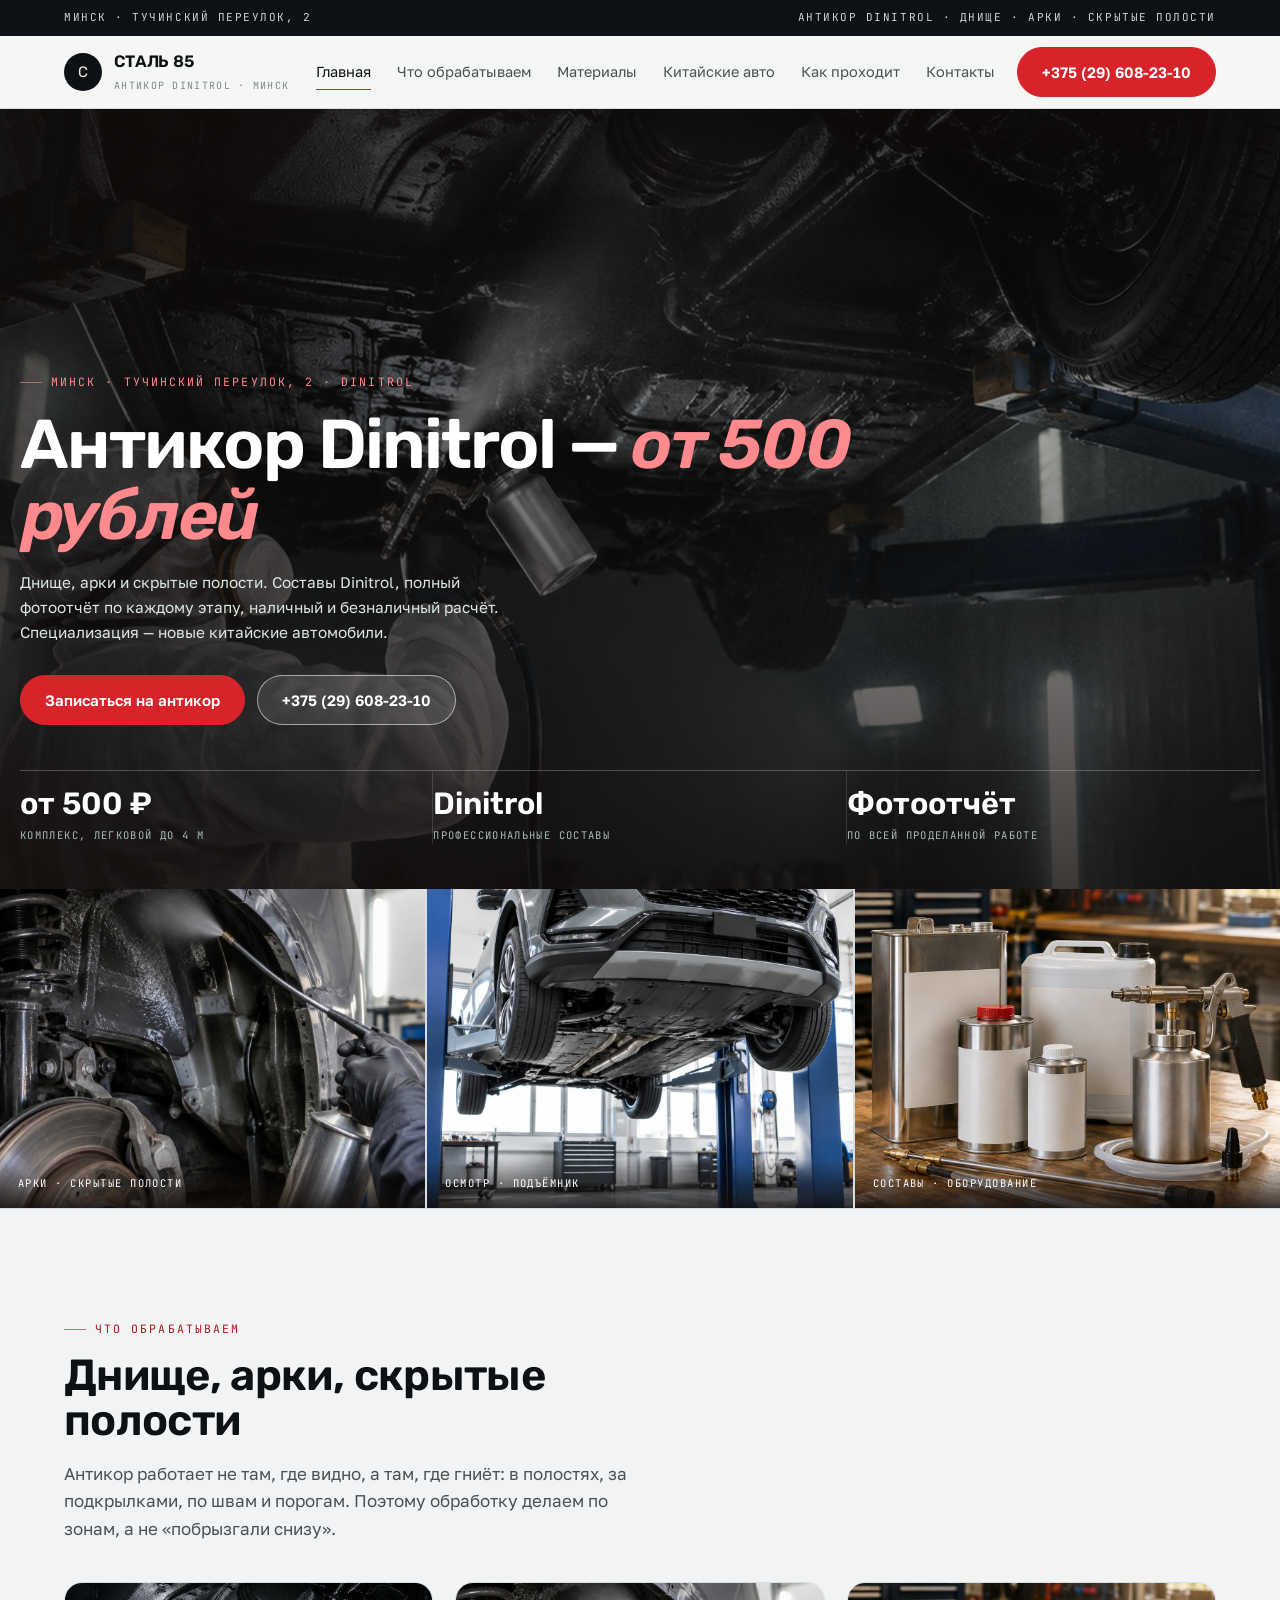
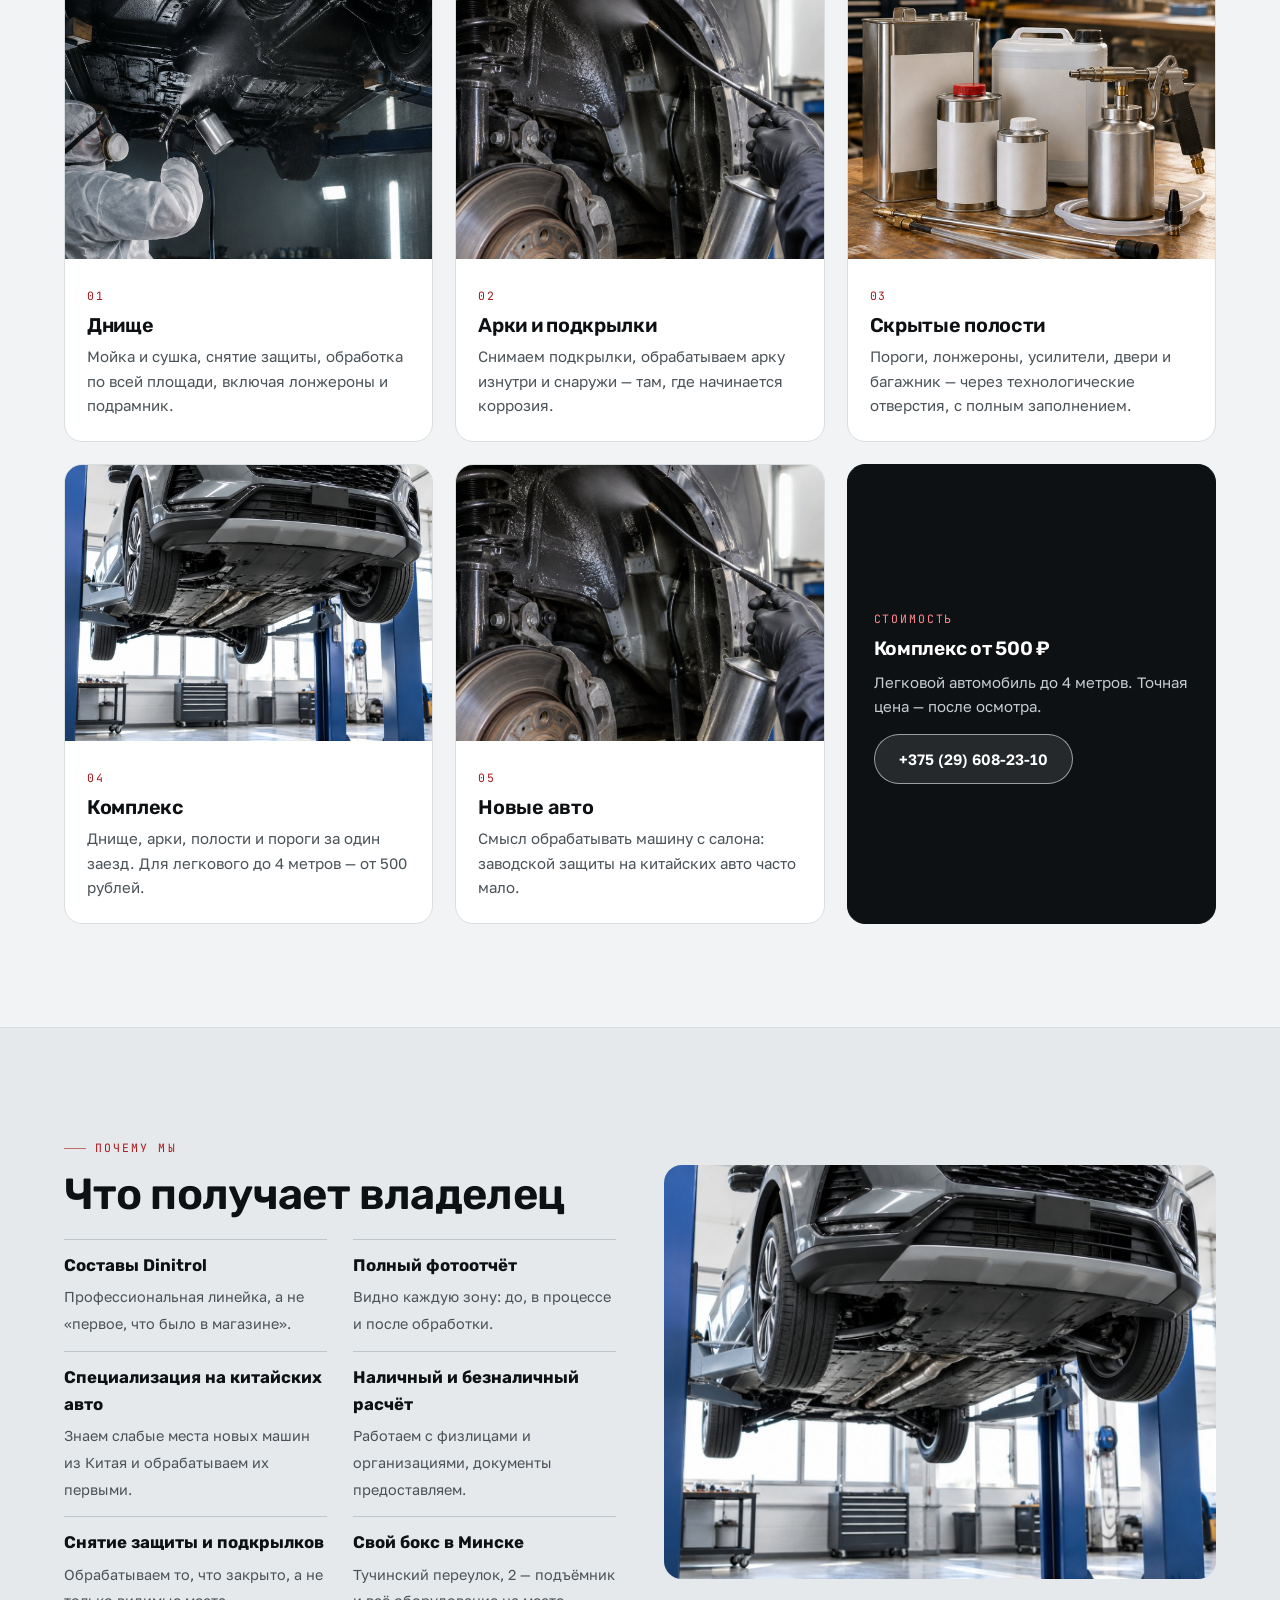
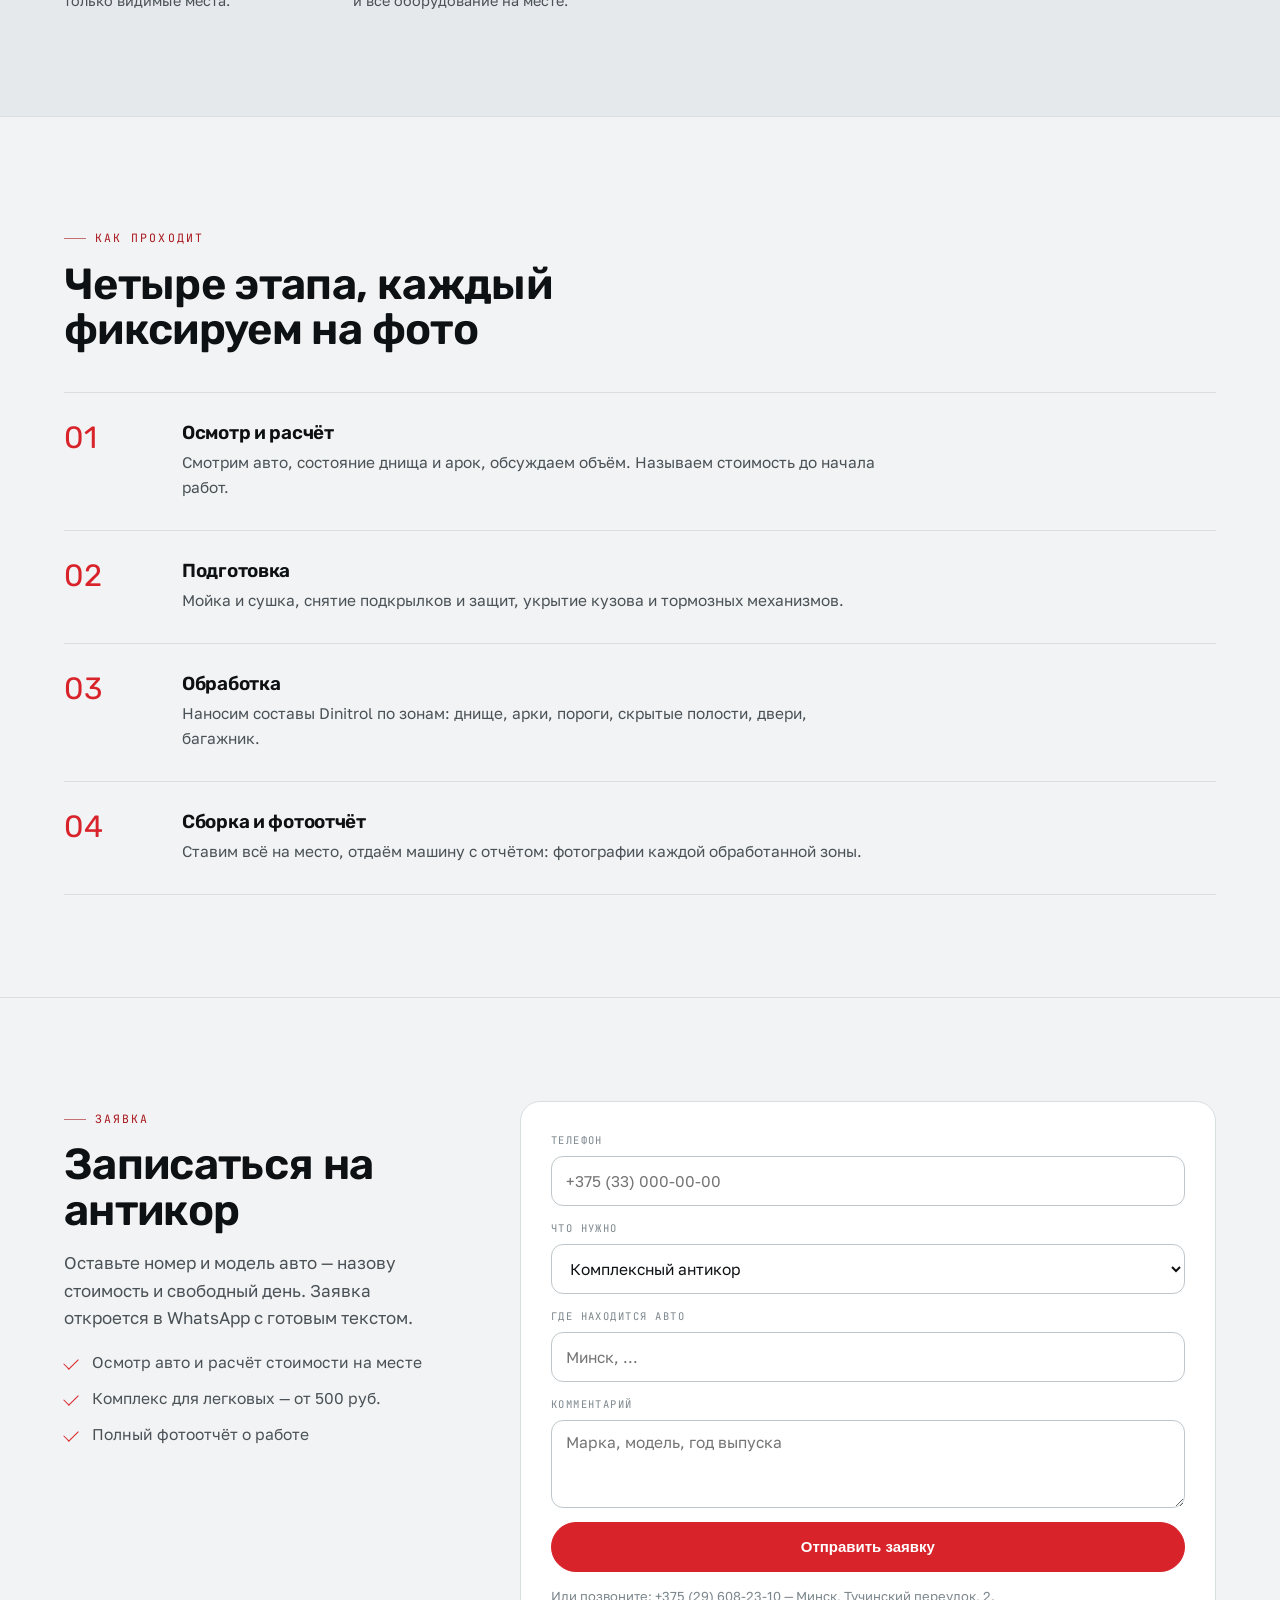
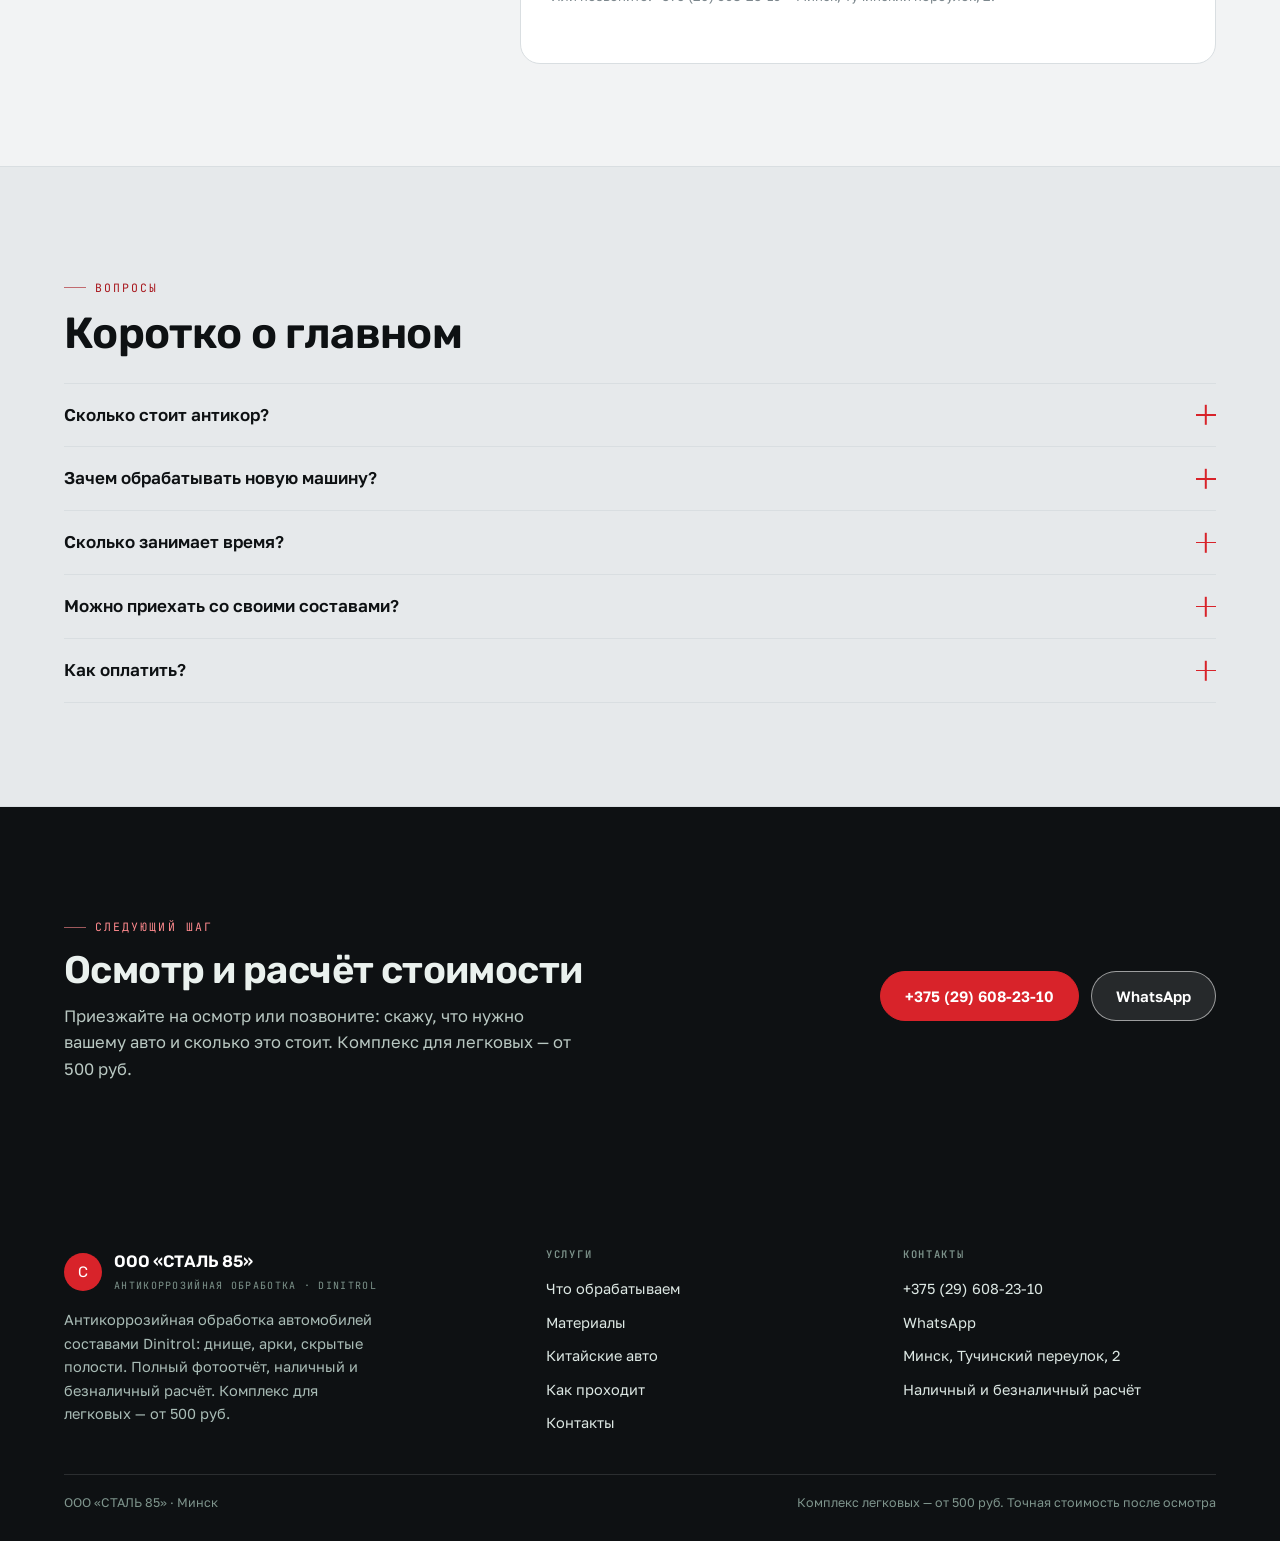
<file: index.html>
<!doctype html>
<html lang="ru">
<head>
<meta charset="utf-8">
<meta name="viewport" content="width=device-width,initial-scale=1">
<title>Антикоррозийная обработка Dinitrol в Минске — ООО «СТАЛЬ 85»</title>
<meta name="description" content="Антикор автомобилей составами Dinitrol: днище, арки, скрытые полости. Комплекс для легковых от 500 руб., полный фотоотчёт. Минск, Тучинский переулок, 2.">
<link rel="icon" href="assets/img/favicon.svg" type="image/svg+xml">
<link rel="preconnect" href="https://fonts.googleapis.com">
<link rel="preconnect" href="https://fonts.gstatic.com" crossorigin>
<link href="https://fonts.googleapis.com/css2?family=Rubik:wght@400;500;600;700&family=Golos+Text:wght@400;500;600;700&family=JetBrains+Mono:wght@400;500&display=swap" rel="stylesheet">
<link rel="stylesheet" href="assets/css/site.css">
</head>
<body>
<div class="topline"><div class="wrap"><span>Минск · Тучинский переулок, 2</span><span>Антикор Dinitrol · днище · арки · скрытые полости</span></div></div>
<header class="hdr"><div class="wrap hdr__in">
  <a class="logo" href="index.html"><i>С</i><span><b>СТАЛЬ 85</b><span>антикор Dinitrol · Минск</span></span></a>
  <nav class="nav"><a href="index.html" aria-current="page">Главная</a><a href="uslugi.html">Что обрабатываем</a><a href="dinitrol.html">Материалы</a><a href="kitay.html">Китайские авто</a><a href="process.html">Как проходит</a><a href="kontakty.html">Контакты</a></nav>
  <a class="btn" href="tel:+375296082310">+375 (29) 608-23-10</a>
  <button class="burger" id="burger" aria-label="Меню"><span></span></button>
</div></header>
<div class="drawer" id="drawer"><button class="drawer__x" aria-label="Закрыть">×</button><a href="index.html">Главная</a><a href="uslugi.html">Что обрабатываем</a><a href="dinitrol.html">Материалы</a><a href="kitay.html">Китайские авто</a><a href="process.html">Как проходит</a><a href="kontakty.html">Контакты</a><a href="tel:+375296082310">+375 (29) 608-23-10</a></div>

<section class="hero">
<div class="hero__media"><img src="assets/img/hero.jpg" alt="Антикоррозийная обработка автомобиля на подъёмнике" width="1800" height="1030" fetchpriority="high"></div>
<div class="wrap hero__in">
  <span class="kicker">Минск · Тучинский переулок, 2 · Dinitrol</span>
  <h1>Антикор Dinitrol — <em>от 500 рублей</em></h1>
  <p class="hero__lead">Днище, арки и скрытые полости. Составы Dinitrol, полный фотоотчёт по каждому этапу, наличный и безналичный расчёт. Специализация — новые китайские автомобили.</p>
  <div class="hero__btns"><a class="btn" href="#zayavka">Записаться на антикор</a><a class="btn btn--w" href="tel:+375296082310">+375 (29) 608-23-10</a></div>
  <div class="hero__stats">
    <div><b>от 500 ₽</b><span>комплекс, легковой до 4 м</span></div>
    <div><b>Dinitrol</b><span>профессиональные составы</span></div>
    <div><b>Фотоотчёт</b><span>по всей проделанной работе</span></div>
  </div>
</div>
</section>

<div class="band">
  <figure><img src="assets/img/arch.jpg" alt="Обработка арок и скрытых полостей" loading="lazy"><figcaption>арки · скрытые полости</figcaption></figure>
  <figure><img src="assets/img/lift.jpg" alt="Автомобиль на подъёмнике перед обработкой" loading="lazy"><figcaption>осмотр · подъёмник</figcaption></figure>
  <figure><img src="assets/img/cans.jpg" alt="Составы и оборудование для антикора" loading="lazy"><figcaption>составы · оборудование</figcaption></figure>
</div>

<section class="sec"><div class="wrap">
<div class="shead"><span class="kicker">что обрабатываем</span><h2>Днище, арки, скрытые полости</h2><p>Антикор работает не там, где видно, а там, где гниёт: в полостях, за подкрылками, по швам и порогам. Поэтому обработку делаем по зонам, а не «побрызгали снизу».</p></div>
<div class="cards">
  <article class="card"><img src="assets/img/hero.jpg" alt="Обработка днища" loading="lazy"><div class="card__b"><span class="mono">01</span><h3>Днище</h3><p>Мойка и сушка, снятие защиты, обработка по всей площади, включая лонжероны и подрамник.</p></div></article>
  <article class="card"><img src="assets/img/arch.jpg" alt="Обработка арок" loading="lazy"><div class="card__b"><span class="mono">02</span><h3>Арки и подкрылки</h3><p>Снимаем подкрылки, обрабатываем арку изнутри и снаружи — там, где начинается коррозия.</p></div></article>
  <article class="card"><img src="assets/img/cans.jpg" alt="Скрытые полости" loading="lazy"><div class="card__b"><span class="mono">03</span><h3>Скрытые полости</h3><p>Пороги, лонжероны, усилители, двери и багажник — через технологические отверстия, с полным заполнением.</p></div></article>
  <article class="card"><img src="assets/img/lift.jpg" alt="Комплексная обработка" loading="lazy"><div class="card__b"><span class="mono">04</span><h3>Комплекс</h3><p>Днище, арки, полости и пороги за один заезд. Для легкового до 4 метров — от 500 рублей.</p></div></article>
  <article class="card"><img src="assets/img/arch.jpg" alt="Обработка новых автомобилей" loading="lazy"><div class="card__b"><span class="mono">05</span><h3>Новые авто</h3><p>Смысл обрабатывать машину с салона: заводской защиты на китайских авто часто мало.</p></div></article>
  <article class="card" style="display:grid;place-content:center;padding:26px;background:var(--ink);border-color:var(--ink);color:#fff"><div><span class="mono" style="color:#FF8A8E">стоимость</span><h3 style="color:#fff;margin:8px 0 10px">Комплекс от 500 ₽</h3><p style="color:#C6CDD1;font-size:15px">Легковой автомобиль до 4 метров. Точная цена — после осмотра.</p><a class="btn btn--w" style="margin-top:16px" href="tel:+375296082310">+375 (29) 608-23-10</a></div></article>
</div>
</div></section>

<section class="sec sec--alt"><div class="wrap"><div class="two">
<div><div class="shead"><span class="kicker">почему мы</span><h2>Что получает владелец</h2></div>
<div class="checks">
<div><b>Составы Dinitrol</b><span>Профессиональная линейка, а не «первое, что было в магазине».</span></div>
<div><b>Полный фотоотчёт</b><span>Видно каждую зону: до, в процессе и после обработки.</span></div>
<div><b>Специализация на китайских авто</b><span>Знаем слабые места новых машин из Китая и обрабатываем их первыми.</span></div>
<div><b>Наличный и безналичный расчёт</b><span>Работаем с физлицами и организациями, документы предоставляем.</span></div>
<div><b>Снятие защиты и подкрылков</b><span>Обрабатываем то, что закрыто, а не только видимые места.</span></div>
<div><b>Свой бокс в Минске</b><span>Тучинский переулок, 2 — подъёмник и всё оборудование на месте.</span></div>
</div></div>
<div><img src="assets/img/lift.jpg" alt="Автомобиль в боксе на подъёмнике" loading="lazy" width="1200" height="900"></div>
</div></div></section>

<section class="sec"><div class="wrap">
<div class="shead"><span class="kicker">как проходит</span><h2>Четыре этапа, каждый фиксируем на фото</h2></div>
<div class="steps">
<div class="step"><span class="step__n">01</span><div><h3>Осмотр и расчёт</h3><p>Смотрим авто, состояние днища и арок, обсуждаем объём. Называем стоимость до начала работ.</p></div></div>
<div class="step"><span class="step__n">02</span><div><h3>Подготовка</h3><p>Мойка и сушка, снятие подкрылков и защит, укрытие кузова и тормозных механизмов.</p></div></div>
<div class="step"><span class="step__n">03</span><div><h3>Обработка</h3><p>Наносим составы Dinitrol по зонам: днище, арки, пороги, скрытые полости, двери, багажник.</p></div></div>
<div class="step"><span class="step__n">04</span><div><h3>Сборка и фотоотчёт</h3><p>Ставим всё на место, отдаём машину с отчётом: фотографии каждой обработанной зоны.</p></div></div>
</div>
</div></section>

<section class="sec" id="zayavka"><div class="wrap"><div class="row2">
<div class="side"><div class="shead"><span class="kicker">Заявка</span><h2>Записаться на антикор</h2><p>Оставьте номер и модель авто — назову стоимость и свободный день. Заявка откроется в WhatsApp с готовым текстом.</p></div><ul class="list"><li>Осмотр авто и расчёт стоимости на месте</li><li>Комплекс для легковых — от 500 руб.</li><li>Полный фотоотчёт о работе</li></ul></div>
<form class="form" data-form novalidate>
<div class="fld"><label for="f-phone">Телефон</label><input id="f-phone" type="tel" placeholder="+375 (33) 000-00-00" autocomplete="tel" required></div>
<div class="fld"><label for="f-what">Что нужно</label><select id="f-what"><option>Комплексный антикор</option><option>Днище</option><option>Арки</option><option>Скрытые полости</option><option>Двери и пороги</option><option>Нужна консультация</option></select></div>
<div class="fld"><label for="f-where">Где находится авто</label><input id="f-where" type="text" placeholder="Минск, ..."></div>
<div class="fld"><label for="f-msg">Комментарий</label><textarea id="f-msg" placeholder="Марка, модель, год выпуска"></textarea></div>
<button class="btn" type="submit">Отправить заявку</button>
<p class="form__note">Или позвоните: <a href="tel:+375296082310">+375 (29) 608-23-10</a> — Минск, Тучинский переулок, 2.</p>
<div class="formout" role="status"></div>
</form>
</div></div></section>

<section class="sec sec--alt"><div class="wrap">
<div class="shead"><span class="kicker">вопросы</span><h2>Коротко о главном</h2></div>
<div class="faq">
<div class="faq__i"><button class="faq__q" type="button">Сколько стоит антикор?<span class="faq__x"></span></button><div class="faq__a"><p>Комплекс для легкового автомобиля до 4 метров — от 500 рублей. Точная стоимость зависит от состояния днища, объёма работ и набора зон: называем после осмотра, до начала работ.</p></div></div>
<div class="faq__i"><button class="faq__q" type="button">Зачем обрабатывать новую машину?<span class="faq__x"></span></button><div class="faq__a"><p>На новых китайских автомобилях заводской антикор часто тонкий и не закрывает скрытые полости. Обработка с салона — самый дешёвый способ не получить коррозию через пару зим.</p></div></div>
<div class="faq__i"><button class="faq__q" type="button">Сколько занимает время?<span class="faq__x"></span></button><div class="faq__a"><p>Зависит от объёма: комплекс с полостями — это не полчаса, машина остаётся в боксе. Точный срок скажем при записи.</p></div></div>
<div class="faq__i"><button class="faq__q" type="button">Можно приехать со своими составами?<span class="faq__x"></span></button><div class="faq__a"><p>Работаем на Dinitrol. Если у вас другие материалы — позвоните, обсудим.</p></div></div>
<div class="faq__i"><button class="faq__q" type="button">Как оплатить?<span class="faq__x"></span></button><div class="faq__a"><p>Наличными или по безналу. Для организаций — с документами.</p></div></div>
</div>
</div></section>

<section class="sec sec--ink"><div class="wrap"><div class="cta">
<div><div class="shead"><span class="kicker">следующий шаг</span><h2>Осмотр и расчёт стоимости</h2></div><p>Приезжайте на осмотр или позвоните: скажу, что нужно вашему авто и сколько это стоит. Комплекс для легковых — от 500 руб.</p></div>
<div class="cta__act"><a class="btn" href="tel:+375296082310">+375 (29) 608-23-10</a><a class="btn btn--w" href="https://wa.me/375296082310" target="_blank" rel="noopener">WhatsApp</a></div>
</div></div></section>

<footer class="foot"><div class="wrap"><div class="foot__in">
<div><div class="logo" style="margin:0 0 14px"><i style="background:#D8232A;color:#fff">С</i><span><b style="color:#fff">ООО «СТАЛЬ 85»</b><span style="color:#7E948C">антикоррозийная обработка · Dinitrol</span></span></div>
<p style="color:#A9BCB6;max-width:36ch">Антикоррозийная обработка автомобилей составами Dinitrol: днище, арки, скрытые полости. Полный фотоотчёт, наличный и безналичный расчёт. Комплекс для легковых — от 500 руб.</p></div>
<div><h4>Услуги</h4><a href="uslugi.html">Что обрабатываем</a><a href="dinitrol.html">Материалы</a><a href="kitay.html">Китайские авто</a><a href="process.html">Как проходит</a><a href="kontakty.html">Контакты</a></div>
<div><h4>Контакты</h4><a href="tel:+375296082310">+375 (29) 608-23-10</a><a href="https://wa.me/375296082310" target="_blank" rel="noopener">WhatsApp</a><a href="kontakty.html">Минск, Тучинский переулок, 2</a><a href="kontakty.html">Наличный и безналичный расчёт</a></div>
</div><div class="foot__low"><span>ООО «СТАЛЬ 85» · Минск</span><span>Комплекс легковых — от 500 руб. Точная стоимость после осмотра</span></div></div></footer>
<div class="fbar"><a href="tel:+375296082310">Позвонить</a><a href="https://wa.me/375296082310" target="_blank" rel="noopener">WhatsApp</a></div>
<script src="assets/js/main.js" defer></script>
</body>
</html>
</file>
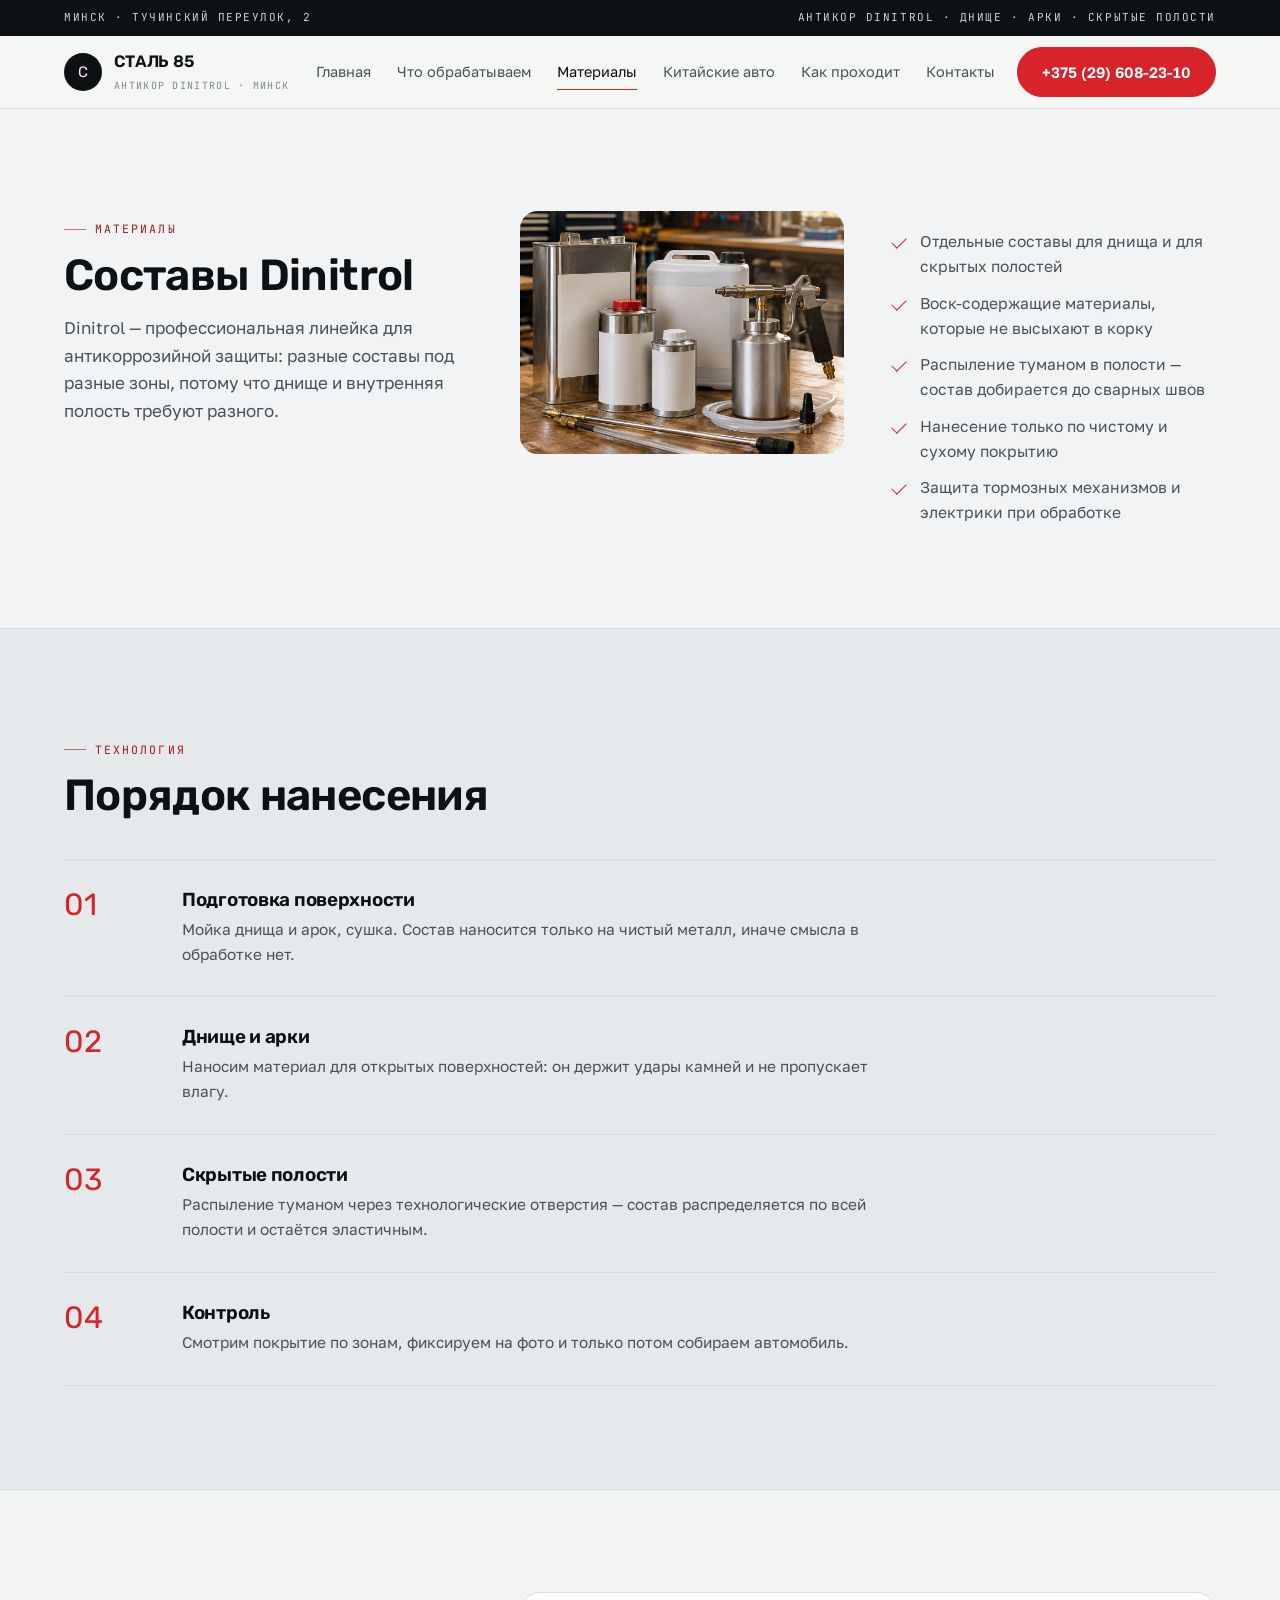
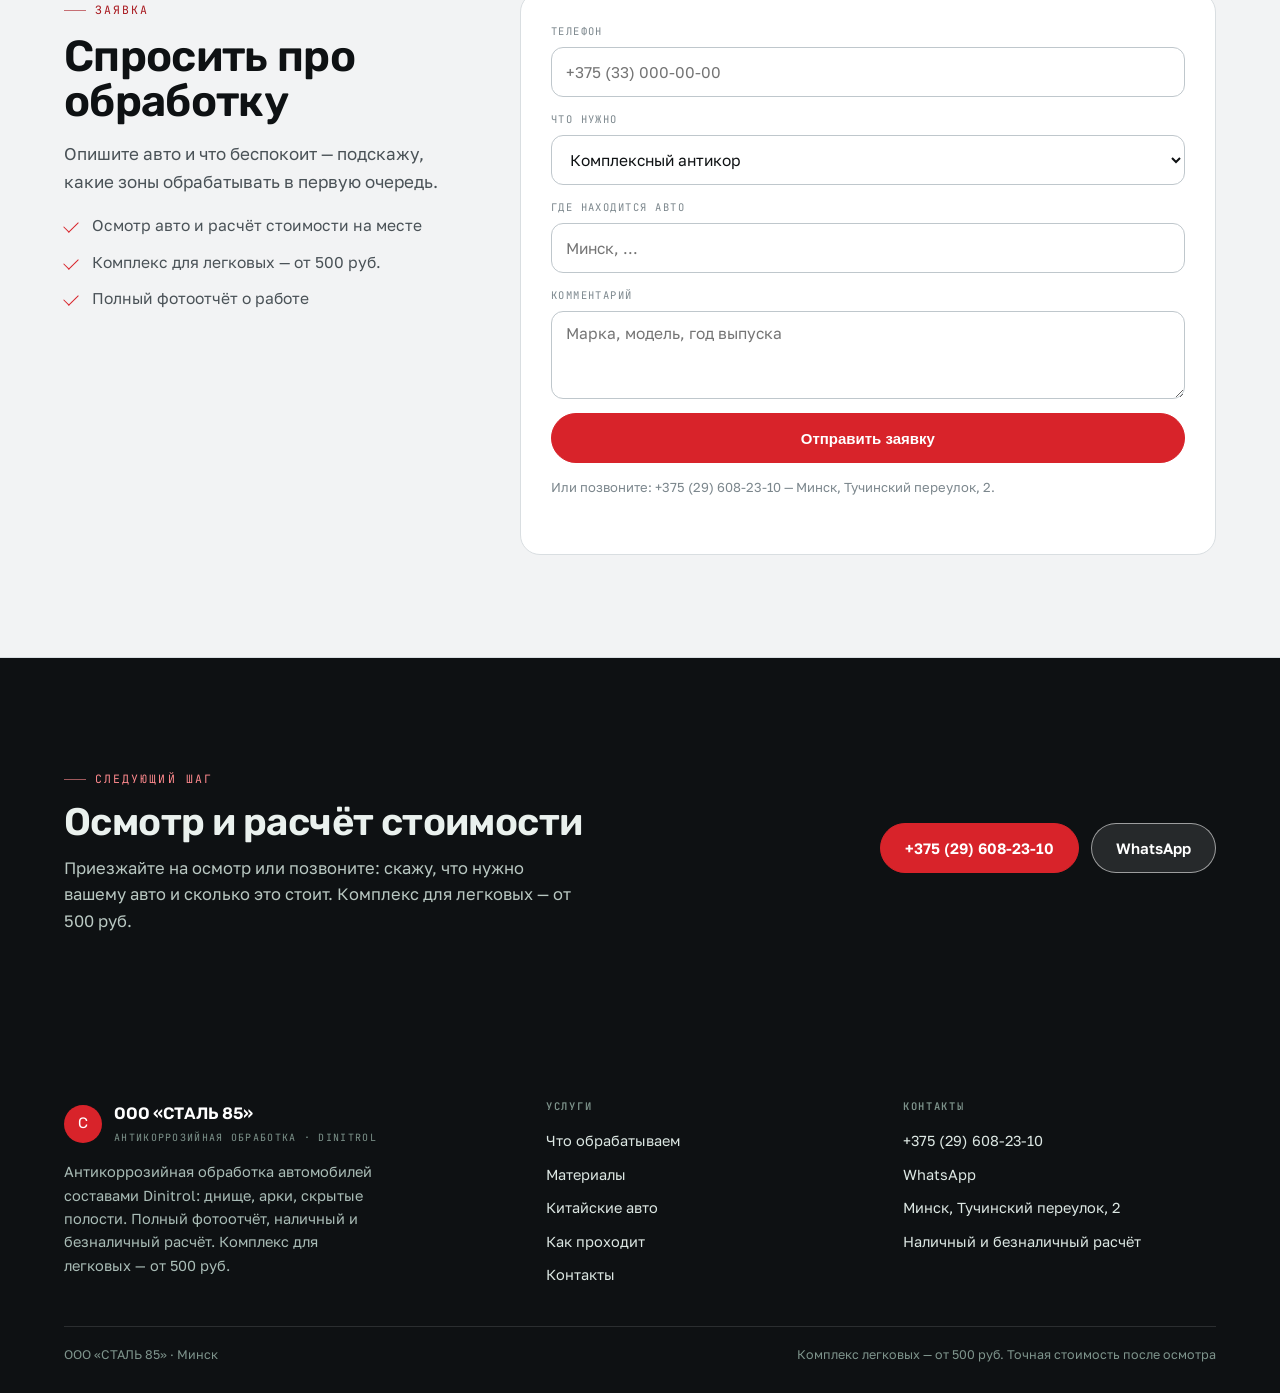
<file: dinitrol.html>
<!doctype html>
<html lang="ru">
<head>
<meta charset="utf-8">
<meta name="viewport" content="width=device-width,initial-scale=1">
<title>Составы Dinitrol и технология нанесения — СТАЛЬ 85, Минск</title>
<meta name="description" content="Профессиональные составы Dinitrol для днища и скрытых полостей, порядок подготовки и нанесения, контроль результата.">
<link rel="icon" href="assets/img/favicon.svg" type="image/svg+xml">
<link rel="preconnect" href="https://fonts.googleapis.com">
<link rel="preconnect" href="https://fonts.gstatic.com" crossorigin>
<link href="https://fonts.googleapis.com/css2?family=Rubik:wght@400;500;600;700&family=Golos+Text:wght@400;500;600;700&family=JetBrains+Mono:wght@400;500&display=swap" rel="stylesheet">
<link rel="stylesheet" href="assets/css/site.css">
</head>
<body>
<div class="topline"><div class="wrap"><span>Минск · Тучинский переулок, 2</span><span>Антикор Dinitrol · днище · арки · скрытые полости</span></div></div>
<header class="hdr"><div class="wrap hdr__in">
  <a class="logo" href="index.html"><i>С</i><span><b>СТАЛЬ 85</b><span>антикор Dinitrol · Минск</span></span></a>
  <nav class="nav"><a href="index.html">Главная</a><a href="uslugi.html">Что обрабатываем</a><a href="dinitrol.html" aria-current="page">Материалы</a><a href="kitay.html">Китайские авто</a><a href="process.html">Как проходит</a><a href="kontakty.html">Контакты</a></nav>
  <a class="btn" href="tel:+375296082310">+375 (29) 608-23-10</a>
  <button class="burger" id="burger" aria-label="Меню"><span></span></button>
</div></header>
<div class="drawer" id="drawer"><button class="drawer__x" aria-label="Закрыть">×</button><a href="index.html">Главная</a><a href="uslugi.html">Что обрабатываем</a><a href="dinitrol.html">Материалы</a><a href="kitay.html">Китайские авто</a><a href="process.html">Как проходит</a><a href="kontakty.html">Контакты</a><a href="tel:+375296082310">+375 (29) 608-23-10</a></div>

<section class="sec"><div class="wrap"><div class="row2">
<div class="side"><div class="shead"><span class="kicker">материалы</span><h1>Составы Dinitrol</h1><p>Dinitrol — профессиональная линейка для антикоррозийной защиты: разные составы под разные зоны, потому что днище и внутренняя полость требуют разного.</p></div></div>
<div>
<div class="two" style="align-items:start"><div><img src="assets/img/cans.jpg" alt="Составы для антикора" loading="lazy"></div>
<div><ul class="list">
<li>Отдельные составы для днища и для скрытых полостей</li>
<li>Воск-содержащие материалы, которые не высыхают в корку</li>
<li>Распыление туманом в полости — состав добирается до сварных швов</li>
<li>Нанесение только по чистому и сухому покрытию</li>
<li>Защита тормозных механизмов и электрики при обработке</li>
</ul></div></div>
</div></div></section>

<section class="sec sec--alt"><div class="wrap">
<div class="shead"><span class="kicker">технология</span><h2>Порядок нанесения</h2></div>
<div class="steps">
<div class="step"><span class="step__n">01</span><div><h3>Подготовка поверхности</h3><p>Мойка днища и арок, сушка. Состав наносится только на чистый металл, иначе смысла в обработке нет.</p></div></div>
<div class="step"><span class="step__n">02</span><div><h3>Днище и арки</h3><p>Наносим материал для открытых поверхностей: он держит удары камней и не пропускает влагу.</p></div></div>
<div class="step"><span class="step__n">03</span><div><h3>Скрытые полости</h3><p>Распыление туманом через технологические отверстия — состав распределяется по всей полости и остаётся эластичным.</p></div></div>
<div class="step"><span class="step__n">04</span><div><h3>Контроль</h3><p>Смотрим покрытие по зонам, фиксируем на фото и только потом собираем автомобиль.</p></div></div>
</div>
</div></section>

<section class="sec" id="zayavka"><div class="wrap"><div class="row2">
<div class="side"><div class="shead"><span class="kicker">Заявка</span><h2>Спросить про обработку</h2><p>Опишите авто и что беспокоит — подскажу, какие зоны обрабатывать в первую очередь.</p></div><ul class="list"><li>Осмотр авто и расчёт стоимости на месте</li><li>Комплекс для легковых — от 500 руб.</li><li>Полный фотоотчёт о работе</li></ul></div>
<form class="form" data-form novalidate>
<div class="fld"><label for="f-phone">Телефон</label><input id="f-phone" type="tel" placeholder="+375 (33) 000-00-00" autocomplete="tel" required></div>
<div class="fld"><label for="f-what">Что нужно</label><select id="f-what"><option>Комплексный антикор</option><option>Днище</option><option>Арки</option><option>Скрытые полости</option><option>Двери и пороги</option><option>Нужна консультация</option></select></div>
<div class="fld"><label for="f-where">Где находится авто</label><input id="f-where" type="text" placeholder="Минск, ..."></div>
<div class="fld"><label for="f-msg">Комментарий</label><textarea id="f-msg" placeholder="Марка, модель, год выпуска"></textarea></div>
<button class="btn" type="submit">Отправить заявку</button>
<p class="form__note">Или позвоните: <a href="tel:+375296082310">+375 (29) 608-23-10</a> — Минск, Тучинский переулок, 2.</p>
<div class="formout" role="status"></div>
</form>
</div></div></section>

<section class="sec sec--ink"><div class="wrap"><div class="cta">
<div><div class="shead"><span class="kicker">следующий шаг</span><h2>Осмотр и расчёт стоимости</h2></div><p>Приезжайте на осмотр или позвоните: скажу, что нужно вашему авто и сколько это стоит. Комплекс для легковых — от 500 руб.</p></div>
<div class="cta__act"><a class="btn" href="tel:+375296082310">+375 (29) 608-23-10</a><a class="btn btn--w" href="https://wa.me/375296082310" target="_blank" rel="noopener">WhatsApp</a></div>
</div></div></section>

<footer class="foot"><div class="wrap"><div class="foot__in">
<div><div class="logo" style="margin:0 0 14px"><i style="background:#D8232A;color:#fff">С</i><span><b style="color:#fff">ООО «СТАЛЬ 85»</b><span style="color:#7E948C">антикоррозийная обработка · Dinitrol</span></span></div>
<p style="color:#A9BCB6;max-width:36ch">Антикоррозийная обработка автомобилей составами Dinitrol: днище, арки, скрытые полости. Полный фотоотчёт, наличный и безналичный расчёт. Комплекс для легковых — от 500 руб.</p></div>
<div><h4>Услуги</h4><a href="uslugi.html">Что обрабатываем</a><a href="dinitrol.html">Материалы</a><a href="kitay.html">Китайские авто</a><a href="process.html">Как проходит</a><a href="kontakty.html">Контакты</a></div>
<div><h4>Контакты</h4><a href="tel:+375296082310">+375 (29) 608-23-10</a><a href="https://wa.me/375296082310" target="_blank" rel="noopener">WhatsApp</a><a href="kontakty.html">Минск, Тучинский переулок, 2</a><a href="kontakty.html">Наличный и безналичный расчёт</a></div>
</div><div class="foot__low"><span>ООО «СТАЛЬ 85» · Минск</span><span>Комплекс легковых — от 500 руб. Точная стоимость после осмотра</span></div></div></footer>
<div class="fbar"><a href="tel:+375296082310">Позвонить</a><a href="https://wa.me/375296082310" target="_blank" rel="noopener">WhatsApp</a></div>
<script src="assets/js/main.js" defer></script>
</body>
</html>
</file>
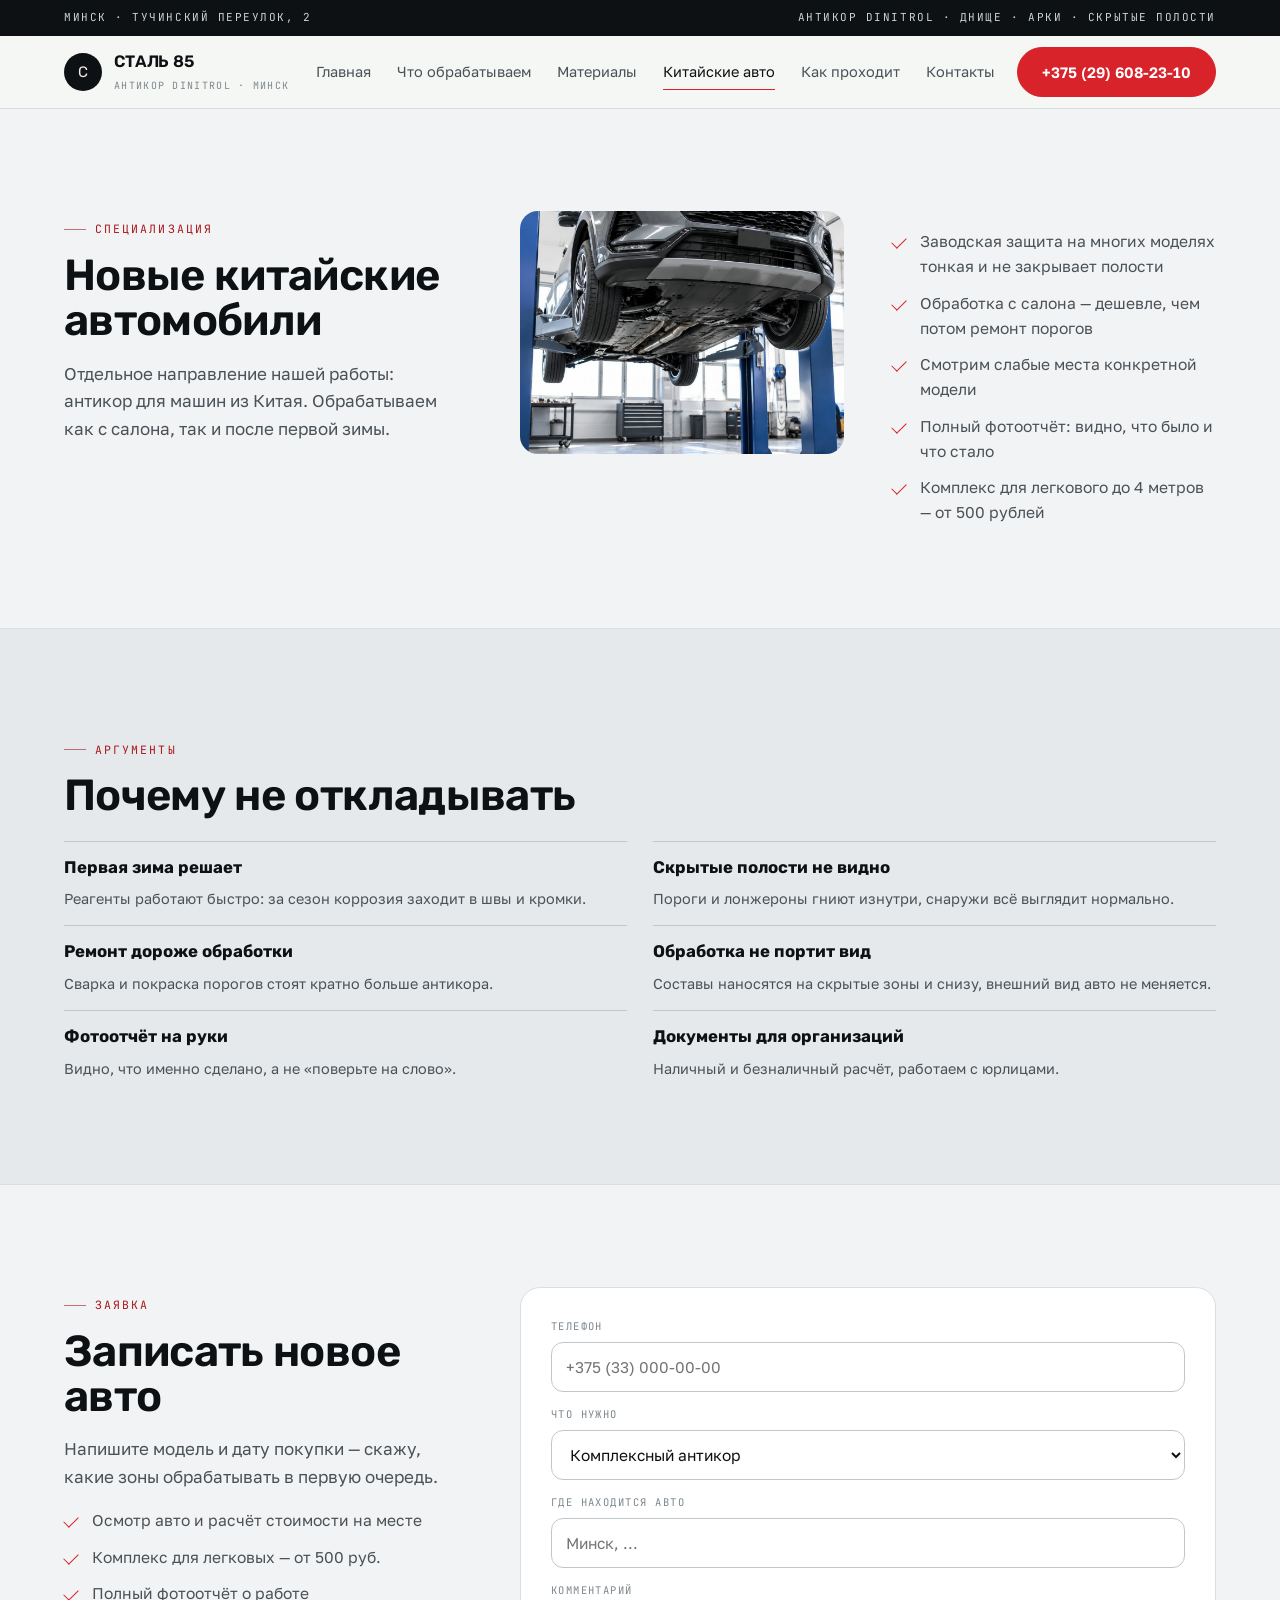
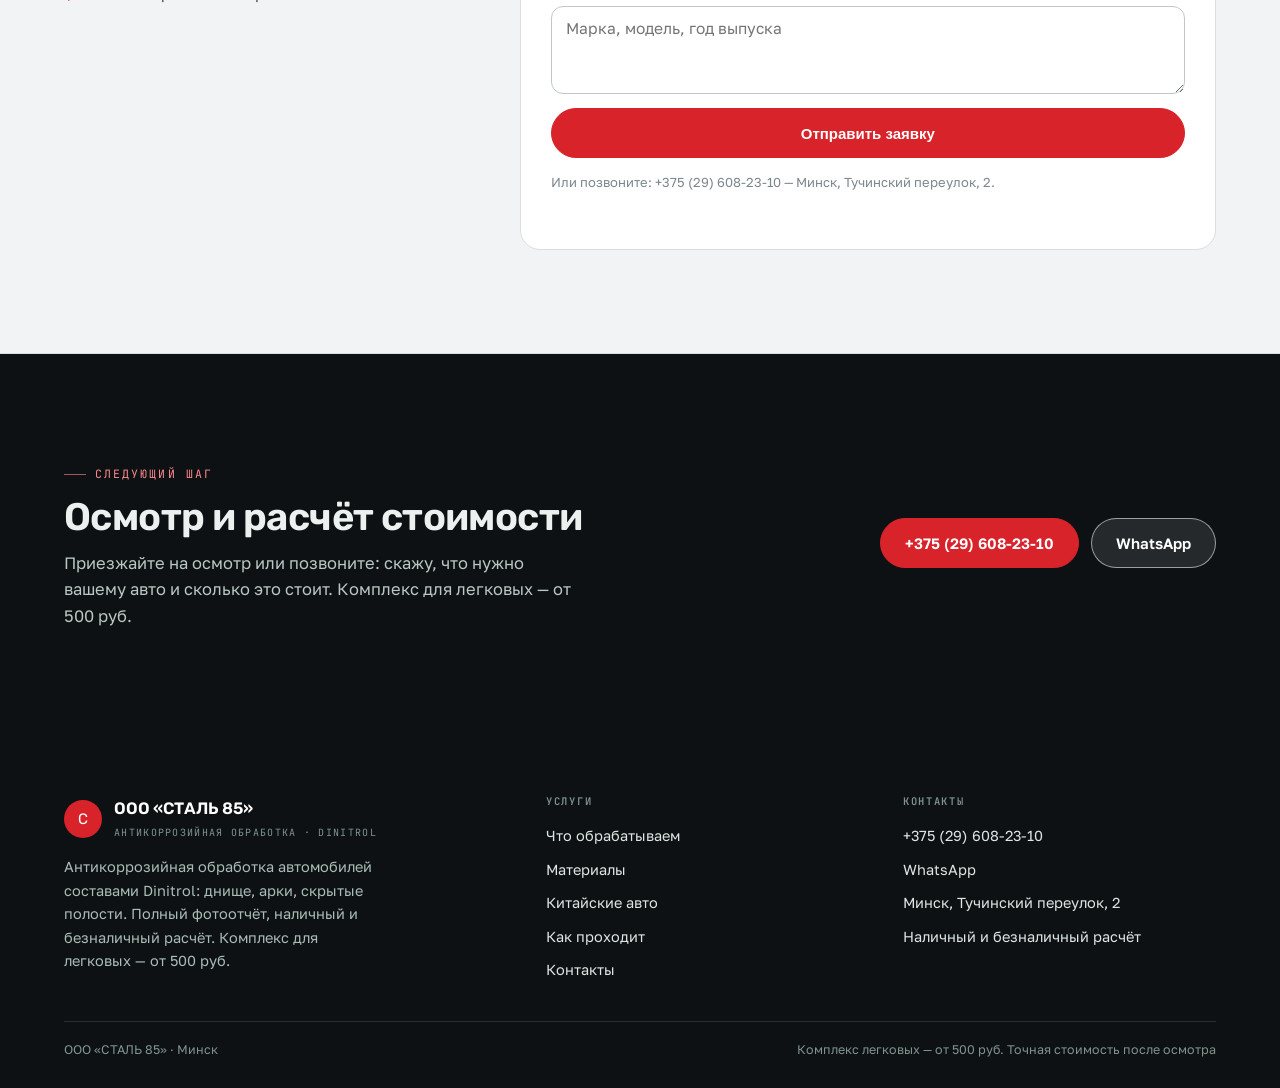
<file: kitay.html>
<!doctype html>
<html lang="ru">
<head>
<meta charset="utf-8">
<meta name="viewport" content="width=device-width,initial-scale=1">
<title>Антикор новых китайских автомобилей — Минск | СТАЛЬ 85</title>
<meta name="description" content="Специализация на антикоре новых китайских авто: заводской защиты мало, обрабатываем полости и арки. От 500 руб., фотоотчёт.">
<link rel="icon" href="assets/img/favicon.svg" type="image/svg+xml">
<link rel="preconnect" href="https://fonts.googleapis.com">
<link rel="preconnect" href="https://fonts.gstatic.com" crossorigin>
<link href="https://fonts.googleapis.com/css2?family=Rubik:wght@400;500;600;700&family=Golos+Text:wght@400;500;600;700&family=JetBrains+Mono:wght@400;500&display=swap" rel="stylesheet">
<link rel="stylesheet" href="assets/css/site.css">
</head>
<body>
<div class="topline"><div class="wrap"><span>Минск · Тучинский переулок, 2</span><span>Антикор Dinitrol · днище · арки · скрытые полости</span></div></div>
<header class="hdr"><div class="wrap hdr__in">
  <a class="logo" href="index.html"><i>С</i><span><b>СТАЛЬ 85</b><span>антикор Dinitrol · Минск</span></span></a>
  <nav class="nav"><a href="index.html">Главная</a><a href="uslugi.html">Что обрабатываем</a><a href="dinitrol.html">Материалы</a><a href="kitay.html" aria-current="page">Китайские авто</a><a href="process.html">Как проходит</a><a href="kontakty.html">Контакты</a></nav>
  <a class="btn" href="tel:+375296082310">+375 (29) 608-23-10</a>
  <button class="burger" id="burger" aria-label="Меню"><span></span></button>
</div></header>
<div class="drawer" id="drawer"><button class="drawer__x" aria-label="Закрыть">×</button><a href="index.html">Главная</a><a href="uslugi.html">Что обрабатываем</a><a href="dinitrol.html">Материалы</a><a href="kitay.html">Китайские авто</a><a href="process.html">Как проходит</a><a href="kontakty.html">Контакты</a><a href="tel:+375296082310">+375 (29) 608-23-10</a></div>

<section class="sec"><div class="wrap"><div class="row2">
<div class="side"><div class="shead"><span class="kicker">специализация</span><h1>Новые китайские автомобили</h1><p>Отдельное направление нашей работы: антикор для машин из Китая. Обрабатываем как с салона, так и после первой зимы.</p></div></div>
<div>
<div class="two" style="align-items:start"><div><img src="assets/img/lift.jpg" alt="Новый кроссовер на подъёмнике" loading="lazy"></div>
<div><ul class="list">
<li>Заводская защита на многих моделях тонкая и не закрывает полости</li>
<li>Обработка с салона — дешевле, чем потом ремонт порогов</li>
<li>Смотрим слабые места конкретной модели</li>
<li>Полный фотоотчёт: видно, что было и что стало</li>
<li>Комплекс для легкового до 4 метров — от 500 рублей</li>
</ul></div></div>
</div></div></section>

<section class="sec sec--alt"><div class="wrap">
<div class="shead"><span class="kicker">аргументы</span><h2>Почему не откладывать</h2></div>
<div class="checks">
<div><b>Первая зима решает</b><span>Реагенты работают быстро: за сезон коррозия заходит в швы и кромки.</span></div>
<div><b>Скрытые полости не видно</b><span>Пороги и лонжероны гниют изнутри, снаружи всё выглядит нормально.</span></div>
<div><b>Ремонт дороже обработки</b><span>Сварка и покраска порогов стоят кратно больше антикора.</span></div>
<div><b>Обработка не портит вид</b><span>Составы наносятся на скрытые зоны и снизу, внешний вид авто не меняется.</span></div>
<div><b>Фотоотчёт на руки</b><span>Видно, что именно сделано, а не «поверьте на слово».</span></div>
<div><b>Документы для организаций</b><span>Наличный и безналичный расчёт, работаем с юрлицами.</span></div>
</div>
</div></section>

<section class="sec" id="zayavka"><div class="wrap"><div class="row2">
<div class="side"><div class="shead"><span class="kicker">Заявка</span><h2>Записать новое авто</h2><p>Напишите модель и дату покупки — скажу, какие зоны обрабатывать в первую очередь.</p></div><ul class="list"><li>Осмотр авто и расчёт стоимости на месте</li><li>Комплекс для легковых — от 500 руб.</li><li>Полный фотоотчёт о работе</li></ul></div>
<form class="form" data-form novalidate>
<div class="fld"><label for="f-phone">Телефон</label><input id="f-phone" type="tel" placeholder="+375 (33) 000-00-00" autocomplete="tel" required></div>
<div class="fld"><label for="f-what">Что нужно</label><select id="f-what"><option>Комплексный антикор</option><option>Днище</option><option>Арки</option><option>Скрытые полости</option><option>Двери и пороги</option><option>Нужна консультация</option></select></div>
<div class="fld"><label for="f-where">Где находится авто</label><input id="f-where" type="text" placeholder="Минск, ..."></div>
<div class="fld"><label for="f-msg">Комментарий</label><textarea id="f-msg" placeholder="Марка, модель, год выпуска"></textarea></div>
<button class="btn" type="submit">Отправить заявку</button>
<p class="form__note">Или позвоните: <a href="tel:+375296082310">+375 (29) 608-23-10</a> — Минск, Тучинский переулок, 2.</p>
<div class="formout" role="status"></div>
</form>
</div></div></section>

<section class="sec sec--ink"><div class="wrap"><div class="cta">
<div><div class="shead"><span class="kicker">следующий шаг</span><h2>Осмотр и расчёт стоимости</h2></div><p>Приезжайте на осмотр или позвоните: скажу, что нужно вашему авто и сколько это стоит. Комплекс для легковых — от 500 руб.</p></div>
<div class="cta__act"><a class="btn" href="tel:+375296082310">+375 (29) 608-23-10</a><a class="btn btn--w" href="https://wa.me/375296082310" target="_blank" rel="noopener">WhatsApp</a></div>
</div></div></section>

<footer class="foot"><div class="wrap"><div class="foot__in">
<div><div class="logo" style="margin:0 0 14px"><i style="background:#D8232A;color:#fff">С</i><span><b style="color:#fff">ООО «СТАЛЬ 85»</b><span style="color:#7E948C">антикоррозийная обработка · Dinitrol</span></span></div>
<p style="color:#A9BCB6;max-width:36ch">Антикоррозийная обработка автомобилей составами Dinitrol: днище, арки, скрытые полости. Полный фотоотчёт, наличный и безналичный расчёт. Комплекс для легковых — от 500 руб.</p></div>
<div><h4>Услуги</h4><a href="uslugi.html">Что обрабатываем</a><a href="dinitrol.html">Материалы</a><a href="kitay.html">Китайские авто</a><a href="process.html">Как проходит</a><a href="kontakty.html">Контакты</a></div>
<div><h4>Контакты</h4><a href="tel:+375296082310">+375 (29) 608-23-10</a><a href="https://wa.me/375296082310" target="_blank" rel="noopener">WhatsApp</a><a href="kontakty.html">Минск, Тучинский переулок, 2</a><a href="kontakty.html">Наличный и безналичный расчёт</a></div>
</div><div class="foot__low"><span>ООО «СТАЛЬ 85» · Минск</span><span>Комплекс легковых — от 500 руб. Точная стоимость после осмотра</span></div></div></footer>
<div class="fbar"><a href="tel:+375296082310">Позвонить</a><a href="https://wa.me/375296082310" target="_blank" rel="noopener">WhatsApp</a></div>
<script src="assets/js/main.js" defer></script>
</body>
</html>
</file>
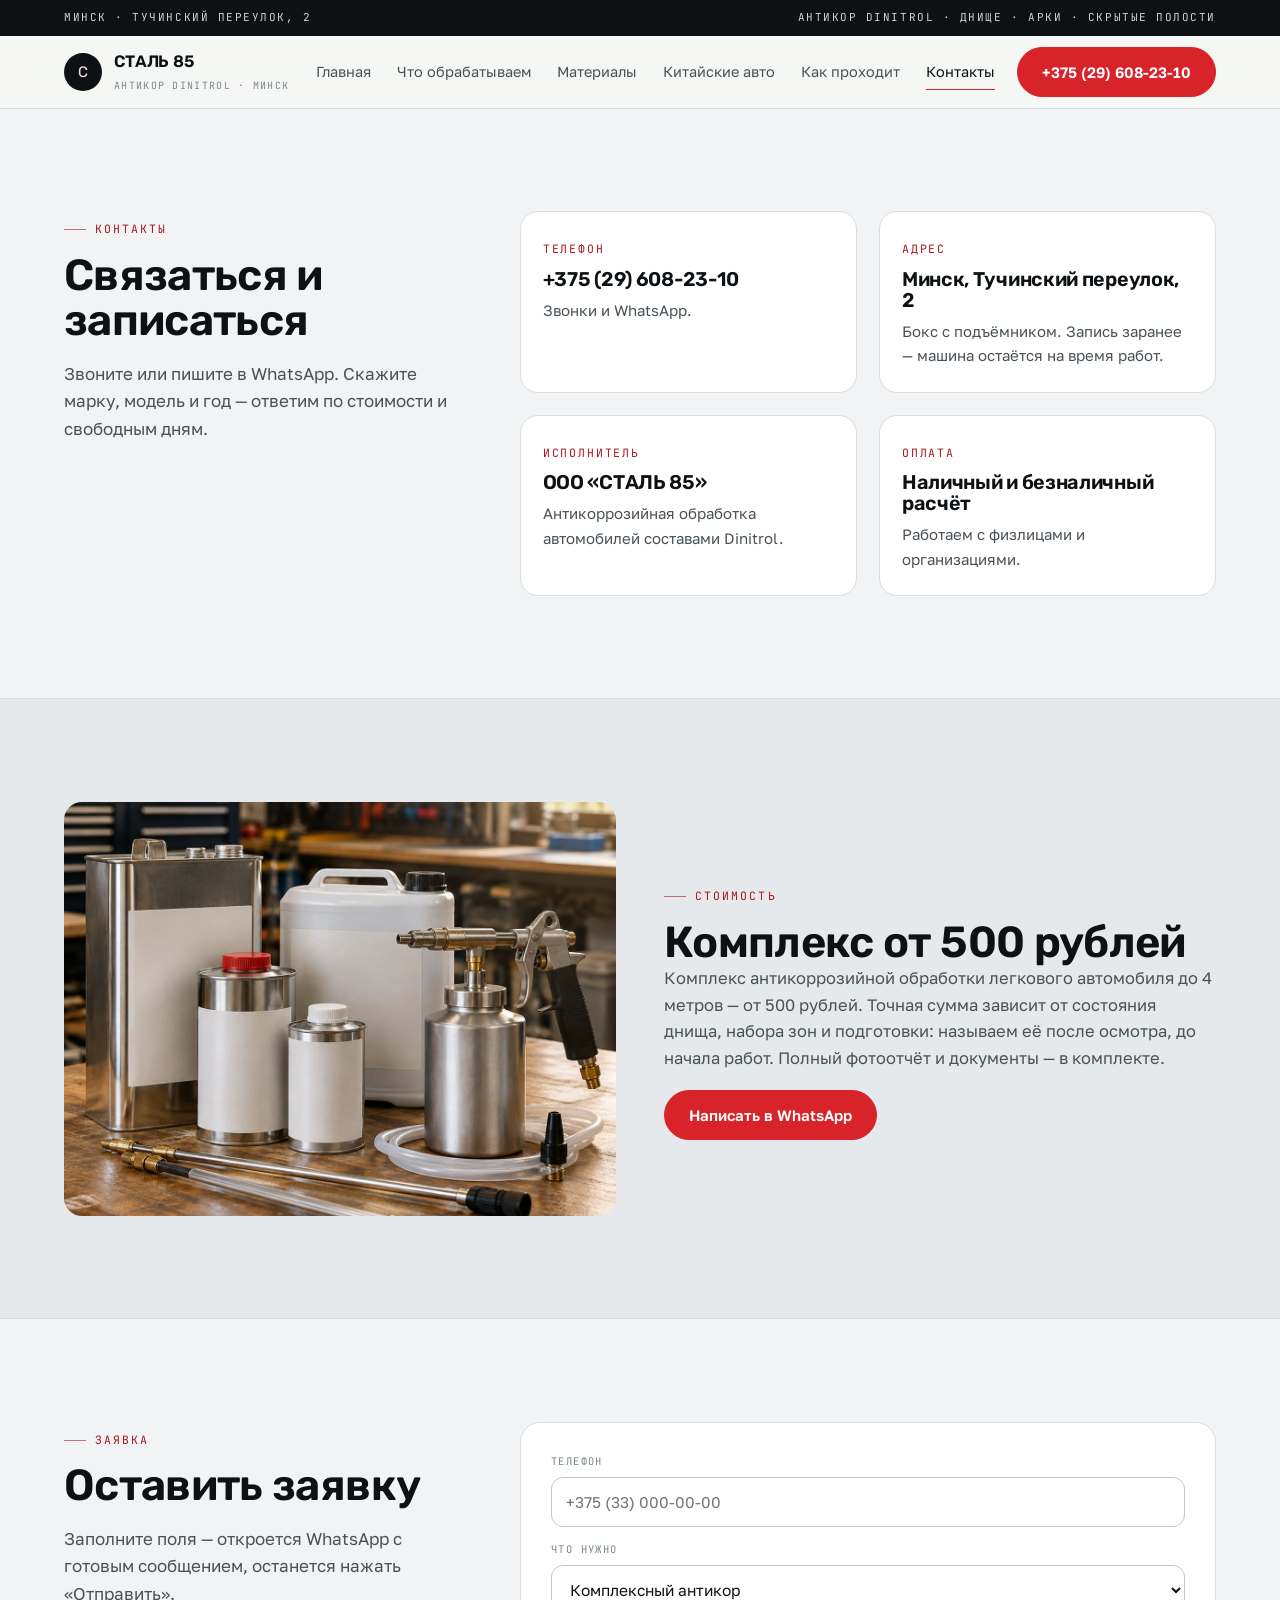
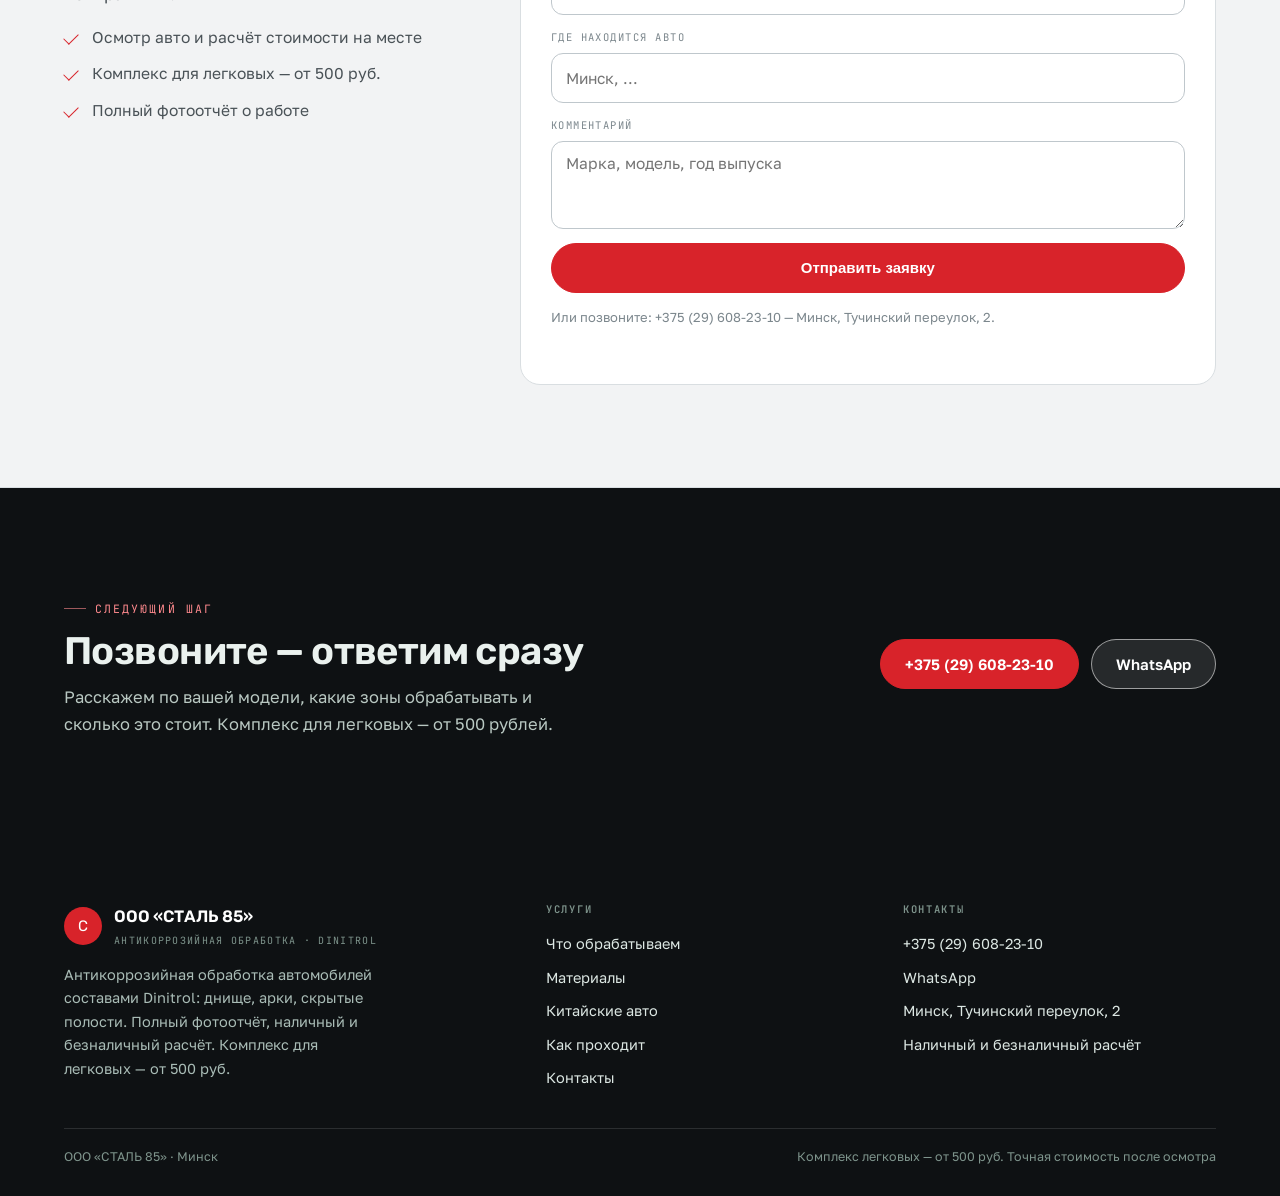
<file: kontakty.html>
<!doctype html>
<html lang="ru">
<head>
<meta charset="utf-8">
<meta name="viewport" content="width=device-width,initial-scale=1">
<title>Контакты — антикор Dinitrol в Минске | ООО «СТАЛЬ 85»</title>
<meta name="description" content="Телефон +375 (29) 608-23-10, Минск, Тучинский переулок, 2. Антикор от 500 руб., наличный и безналичный расчёт.">
<link rel="icon" href="assets/img/favicon.svg" type="image/svg+xml">
<link rel="preconnect" href="https://fonts.googleapis.com">
<link rel="preconnect" href="https://fonts.gstatic.com" crossorigin>
<link href="https://fonts.googleapis.com/css2?family=Rubik:wght@400;500;600;700&family=Golos+Text:wght@400;500;600;700&family=JetBrains+Mono:wght@400;500&display=swap" rel="stylesheet">
<link rel="stylesheet" href="assets/css/site.css">
</head>
<body>
<div class="topline"><div class="wrap"><span>Минск · Тучинский переулок, 2</span><span>Антикор Dinitrol · днище · арки · скрытые полости</span></div></div>
<header class="hdr"><div class="wrap hdr__in">
  <a class="logo" href="index.html"><i>С</i><span><b>СТАЛЬ 85</b><span>антикор Dinitrol · Минск</span></span></a>
  <nav class="nav"><a href="index.html">Главная</a><a href="uslugi.html">Что обрабатываем</a><a href="dinitrol.html">Материалы</a><a href="kitay.html">Китайские авто</a><a href="process.html">Как проходит</a><a href="kontakty.html" aria-current="page">Контакты</a></nav>
  <a class="btn" href="tel:+375296082310">+375 (29) 608-23-10</a>
  <button class="burger" id="burger" aria-label="Меню"><span></span></button>
</div></header>
<div class="drawer" id="drawer"><button class="drawer__x" aria-label="Закрыть">×</button><a href="index.html">Главная</a><a href="uslugi.html">Что обрабатываем</a><a href="dinitrol.html">Материалы</a><a href="kitay.html">Китайские авто</a><a href="process.html">Как проходит</a><a href="kontakty.html">Контакты</a><a href="tel:+375296082310">+375 (29) 608-23-10</a></div>

<section class="sec"><div class="wrap"><div class="row2">
<div class="side"><div class="shead"><span class="kicker">контакты</span><h1>Связаться и записаться</h1><p>Звоните или пишите в WhatsApp. Скажите марку, модель и год — ответим по стоимости и свободным дням.</p></div></div>
<div><div class="cards" style="grid-template-columns:1fr 1fr;margin-top:0">
<div class="card"><div class="card__b"><span class="mono">телефон</span><h3><a href="tel:+375296082310">+375 (29) 608-23-10</a></h3><p>Звонки и WhatsApp.</p></div></div>
<div class="card"><div class="card__b"><span class="mono">адрес</span><h3>Минск, Тучинский переулок, 2</h3><p>Бокс с подъёмником. Запись заранее — машина остаётся на время работ.</p></div></div>
<div class="card"><div class="card__b"><span class="mono">исполнитель</span><h3>ООО «СТАЛЬ 85»</h3><p>Антикоррозийная обработка автомобилей составами Dinitrol.</p></div></div>
<div class="card"><div class="card__b"><span class="mono">оплата</span><h3>Наличный и безналичный расчёт</h3><p>Работаем с физлицами и организациями.</p></div></div>
</div></div>
</div></div></section>

<section class="sec sec--alt"><div class="wrap"><div class="two">
<div><img src="assets/img/cans.jpg" alt="Оборудование и составы" loading="lazy"></div>
<div><div class="shead"><span class="kicker">стоимость</span><h2>Комплекс от 500 рублей</h2></div>
<p style="color:var(--body)">Комплекс антикоррозийной обработки легкового автомобиля до 4 метров — от 500 рублей. Точная сумма зависит от состояния днища, набора зон и подготовки: называем её после осмотра, до начала работ. Полный фотоотчёт и документы — в комплекте.</p>
<a class="btn" href="https://wa.me/375296082310" target="_blank" rel="noopener" style="margin-top:18px">Написать в WhatsApp</a></div>
</div></div></section>

<section class="sec" id="zayavka"><div class="wrap"><div class="row2">
<div class="side"><div class="shead"><span class="kicker">Заявка</span><h2>Оставить заявку</h2><p>Заполните поля — откроется WhatsApp с готовым сообщением, останется нажать «Отправить».</p></div><ul class="list"><li>Осмотр авто и расчёт стоимости на месте</li><li>Комплекс для легковых — от 500 руб.</li><li>Полный фотоотчёт о работе</li></ul></div>
<form class="form" data-form novalidate>
<div class="fld"><label for="f-phone">Телефон</label><input id="f-phone" type="tel" placeholder="+375 (33) 000-00-00" autocomplete="tel" required></div>
<div class="fld"><label for="f-what">Что нужно</label><select id="f-what"><option>Комплексный антикор</option><option>Днище</option><option>Арки</option><option>Скрытые полости</option><option>Двери и пороги</option><option>Нужна консультация</option></select></div>
<div class="fld"><label for="f-where">Где находится авто</label><input id="f-where" type="text" placeholder="Минск, ..."></div>
<div class="fld"><label for="f-msg">Комментарий</label><textarea id="f-msg" placeholder="Марка, модель, год выпуска"></textarea></div>
<button class="btn" type="submit">Отправить заявку</button>
<p class="form__note">Или позвоните: <a href="tel:+375296082310">+375 (29) 608-23-10</a> — Минск, Тучинский переулок, 2.</p>
<div class="formout" role="status"></div>
</form>
</div></div></section>

<section class="sec sec--ink"><div class="wrap"><div class="cta">
<div><div class="shead"><span class="kicker">следующий шаг</span><h2>Позвоните — ответим сразу</h2></div><p>Расскажем по вашей модели, какие зоны обрабатывать и сколько это стоит. Комплекс для легковых — от 500 рублей.</p></div>
<div class="cta__act"><a class="btn" href="tel:+375296082310">+375 (29) 608-23-10</a><a class="btn btn--w" href="https://wa.me/375296082310" target="_blank" rel="noopener">WhatsApp</a></div>
</div></div></section>

<footer class="foot"><div class="wrap"><div class="foot__in">
<div><div class="logo" style="margin:0 0 14px"><i style="background:#D8232A;color:#fff">С</i><span><b style="color:#fff">ООО «СТАЛЬ 85»</b><span style="color:#7E948C">антикоррозийная обработка · Dinitrol</span></span></div>
<p style="color:#A9BCB6;max-width:36ch">Антикоррозийная обработка автомобилей составами Dinitrol: днище, арки, скрытые полости. Полный фотоотчёт, наличный и безналичный расчёт. Комплекс для легковых — от 500 руб.</p></div>
<div><h4>Услуги</h4><a href="uslugi.html">Что обрабатываем</a><a href="dinitrol.html">Материалы</a><a href="kitay.html">Китайские авто</a><a href="process.html">Как проходит</a><a href="kontakty.html">Контакты</a></div>
<div><h4>Контакты</h4><a href="tel:+375296082310">+375 (29) 608-23-10</a><a href="https://wa.me/375296082310" target="_blank" rel="noopener">WhatsApp</a><a href="kontakty.html">Минск, Тучинский переулок, 2</a><a href="kontakty.html">Наличный и безналичный расчёт</a></div>
</div><div class="foot__low"><span>ООО «СТАЛЬ 85» · Минск</span><span>Комплекс легковых — от 500 руб. Точная стоимость после осмотра</span></div></div></footer>
<div class="fbar"><a href="tel:+375296082310">Позвонить</a><a href="https://wa.me/375296082310" target="_blank" rel="noopener">WhatsApp</a></div>
<script src="assets/js/main.js" defer></script>
</body>
</html>
</file>
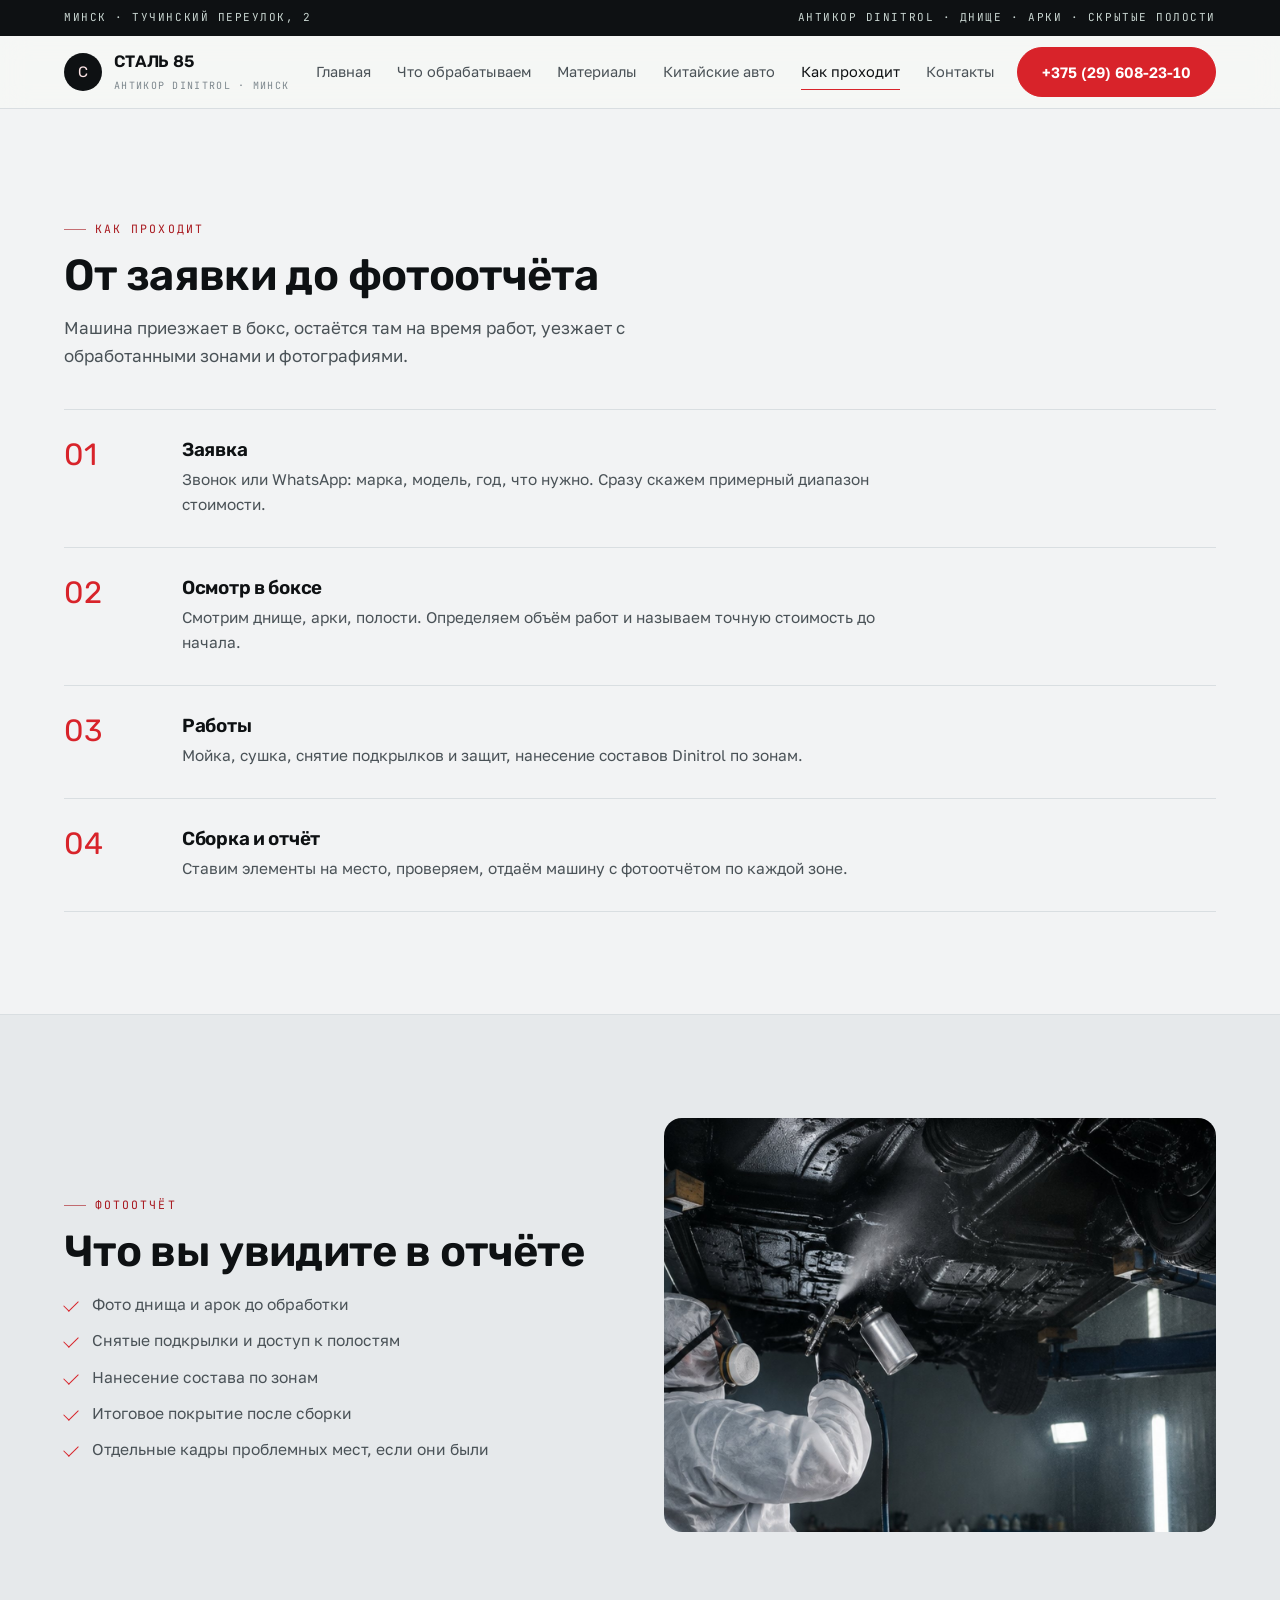
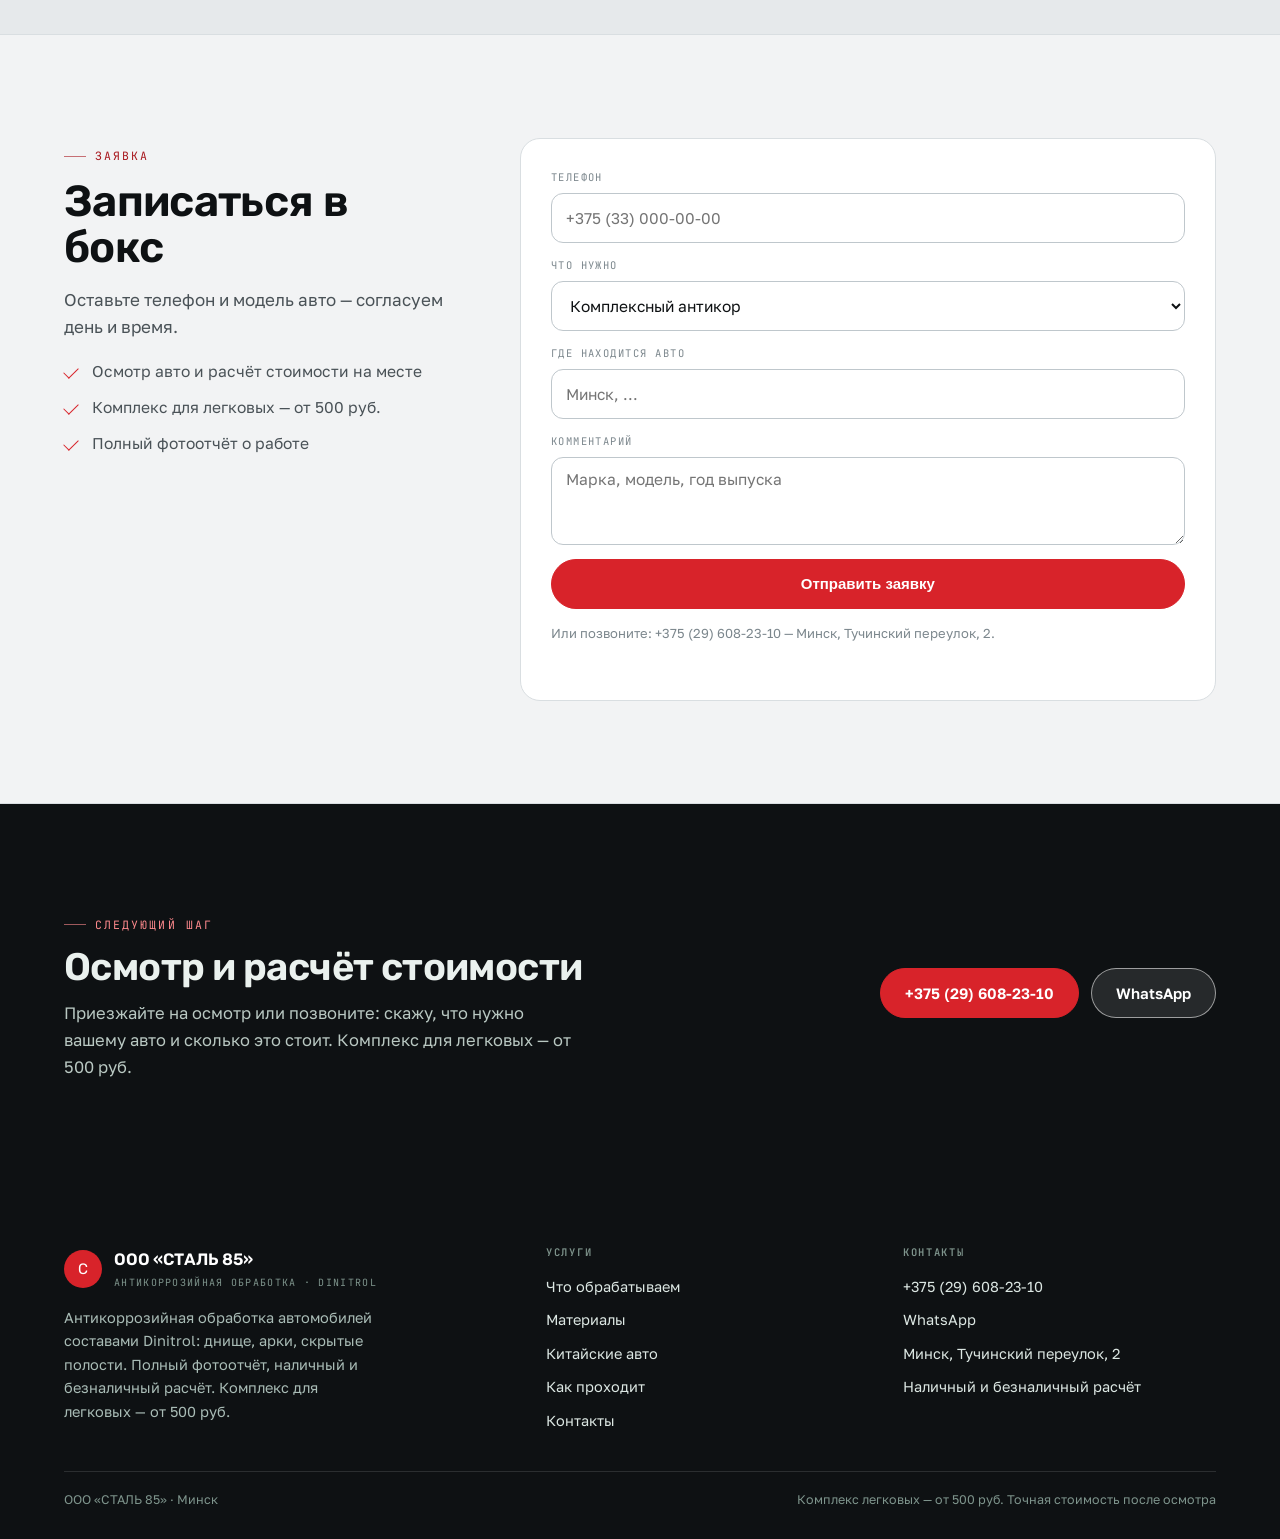
<file: process.html>
<!doctype html>
<html lang="ru">
<head>
<meta charset="utf-8">
<meta name="viewport" content="width=device-width,initial-scale=1">
<title>Как проходит антикор — этапы и фотоотчёт | СТАЛЬ 85</title>
<meta name="description" content="Порядок работ: заявка, осмотр в боксе, мойка и подготовка, нанесение Dinitrol, сборка и полный фотоотчёт.">
<link rel="icon" href="assets/img/favicon.svg" type="image/svg+xml">
<link rel="preconnect" href="https://fonts.googleapis.com">
<link rel="preconnect" href="https://fonts.gstatic.com" crossorigin>
<link href="https://fonts.googleapis.com/css2?family=Rubik:wght@400;500;600;700&family=Golos+Text:wght@400;500;600;700&family=JetBrains+Mono:wght@400;500&display=swap" rel="stylesheet">
<link rel="stylesheet" href="assets/css/site.css">
</head>
<body>
<div class="topline"><div class="wrap"><span>Минск · Тучинский переулок, 2</span><span>Антикор Dinitrol · днище · арки · скрытые полости</span></div></div>
<header class="hdr"><div class="wrap hdr__in">
  <a class="logo" href="index.html"><i>С</i><span><b>СТАЛЬ 85</b><span>антикор Dinitrol · Минск</span></span></a>
  <nav class="nav"><a href="index.html">Главная</a><a href="uslugi.html">Что обрабатываем</a><a href="dinitrol.html">Материалы</a><a href="kitay.html">Китайские авто</a><a href="process.html" aria-current="page">Как проходит</a><a href="kontakty.html">Контакты</a></nav>
  <a class="btn" href="tel:+375296082310">+375 (29) 608-23-10</a>
  <button class="burger" id="burger" aria-label="Меню"><span></span></button>
</div></header>
<div class="drawer" id="drawer"><button class="drawer__x" aria-label="Закрыть">×</button><a href="index.html">Главная</a><a href="uslugi.html">Что обрабатываем</a><a href="dinitrol.html">Материалы</a><a href="kitay.html">Китайские авто</a><a href="process.html">Как проходит</a><a href="kontakty.html">Контакты</a><a href="tel:+375296082310">+375 (29) 608-23-10</a></div>

<section class="sec"><div class="wrap">
<div class="shead"><span class="kicker">как проходит</span><h1>От заявки до фотоотчёта</h1><p>Машина приезжает в бокс, остаётся там на время работ, уезжает с обработанными зонами и фотографиями.</p></div>
<div class="steps">
<div class="step"><span class="step__n">01</span><div><h3>Заявка</h3><p>Звонок или WhatsApp: марка, модель, год, что нужно. Сразу скажем примерный диапазон стоимости.</p></div></div>
<div class="step"><span class="step__n">02</span><div><h3>Осмотр в боксе</h3><p>Смотрим днище, арки, полости. Определяем объём работ и называем точную стоимость до начала.</p></div></div>
<div class="step"><span class="step__n">03</span><div><h3>Работы</h3><p>Мойка, сушка, снятие подкрылков и защит, нанесение составов Dinitrol по зонам.</p></div></div>
<div class="step"><span class="step__n">04</span><div><h3>Сборка и отчёт</h3><p>Ставим элементы на место, проверяем, отдаём машину с фотоотчётом по каждой зоне.</p></div></div>
</div>
</div></section>

<section class="sec sec--alt"><div class="wrap"><div class="two">
<div><div class="shead"><span class="kicker">фотоотчёт</span><h2>Что вы увидите в отчёте</h2></div>
<ul class="list"><li>Фото днища и арок до обработки</li><li>Снятые подкрылки и доступ к полостям</li><li>Нанесение состава по зонам</li><li>Итоговое покрытие после сборки</li><li>Отдельные кадры проблемных мест, если они были</li></ul></div>
<div><img src="assets/img/hero.jpg" alt="Обработка днища автомобиля" loading="lazy"></div>
</div></div></section>

<section class="sec" id="zayavka"><div class="wrap"><div class="row2">
<div class="side"><div class="shead"><span class="kicker">Заявка</span><h2>Записаться в бокс</h2><p>Оставьте телефон и модель авто — согласуем день и время.</p></div><ul class="list"><li>Осмотр авто и расчёт стоимости на месте</li><li>Комплекс для легковых — от 500 руб.</li><li>Полный фотоотчёт о работе</li></ul></div>
<form class="form" data-form novalidate>
<div class="fld"><label for="f-phone">Телефон</label><input id="f-phone" type="tel" placeholder="+375 (33) 000-00-00" autocomplete="tel" required></div>
<div class="fld"><label for="f-what">Что нужно</label><select id="f-what"><option>Комплексный антикор</option><option>Днище</option><option>Арки</option><option>Скрытые полости</option><option>Двери и пороги</option><option>Нужна консультация</option></select></div>
<div class="fld"><label for="f-where">Где находится авто</label><input id="f-where" type="text" placeholder="Минск, ..."></div>
<div class="fld"><label for="f-msg">Комментарий</label><textarea id="f-msg" placeholder="Марка, модель, год выпуска"></textarea></div>
<button class="btn" type="submit">Отправить заявку</button>
<p class="form__note">Или позвоните: <a href="tel:+375296082310">+375 (29) 608-23-10</a> — Минск, Тучинский переулок, 2.</p>
<div class="formout" role="status"></div>
</form>
</div></div></section>

<section class="sec sec--ink"><div class="wrap"><div class="cta">
<div><div class="shead"><span class="kicker">следующий шаг</span><h2>Осмотр и расчёт стоимости</h2></div><p>Приезжайте на осмотр или позвоните: скажу, что нужно вашему авто и сколько это стоит. Комплекс для легковых — от 500 руб.</p></div>
<div class="cta__act"><a class="btn" href="tel:+375296082310">+375 (29) 608-23-10</a><a class="btn btn--w" href="https://wa.me/375296082310" target="_blank" rel="noopener">WhatsApp</a></div>
</div></div></section>

<footer class="foot"><div class="wrap"><div class="foot__in">
<div><div class="logo" style="margin:0 0 14px"><i style="background:#D8232A;color:#fff">С</i><span><b style="color:#fff">ООО «СТАЛЬ 85»</b><span style="color:#7E948C">антикоррозийная обработка · Dinitrol</span></span></div>
<p style="color:#A9BCB6;max-width:36ch">Антикоррозийная обработка автомобилей составами Dinitrol: днище, арки, скрытые полости. Полный фотоотчёт, наличный и безналичный расчёт. Комплекс для легковых — от 500 руб.</p></div>
<div><h4>Услуги</h4><a href="uslugi.html">Что обрабатываем</a><a href="dinitrol.html">Материалы</a><a href="kitay.html">Китайские авто</a><a href="process.html">Как проходит</a><a href="kontakty.html">Контакты</a></div>
<div><h4>Контакты</h4><a href="tel:+375296082310">+375 (29) 608-23-10</a><a href="https://wa.me/375296082310" target="_blank" rel="noopener">WhatsApp</a><a href="kontakty.html">Минск, Тучинский переулок, 2</a><a href="kontakty.html">Наличный и безналичный расчёт</a></div>
</div><div class="foot__low"><span>ООО «СТАЛЬ 85» · Минск</span><span>Комплекс легковых — от 500 руб. Точная стоимость после осмотра</span></div></div></footer>
<div class="fbar"><a href="tel:+375296082310">Позвонить</a><a href="https://wa.me/375296082310" target="_blank" rel="noopener">WhatsApp</a></div>
<script src="assets/js/main.js" defer></script>
</body>
</html>
</file>
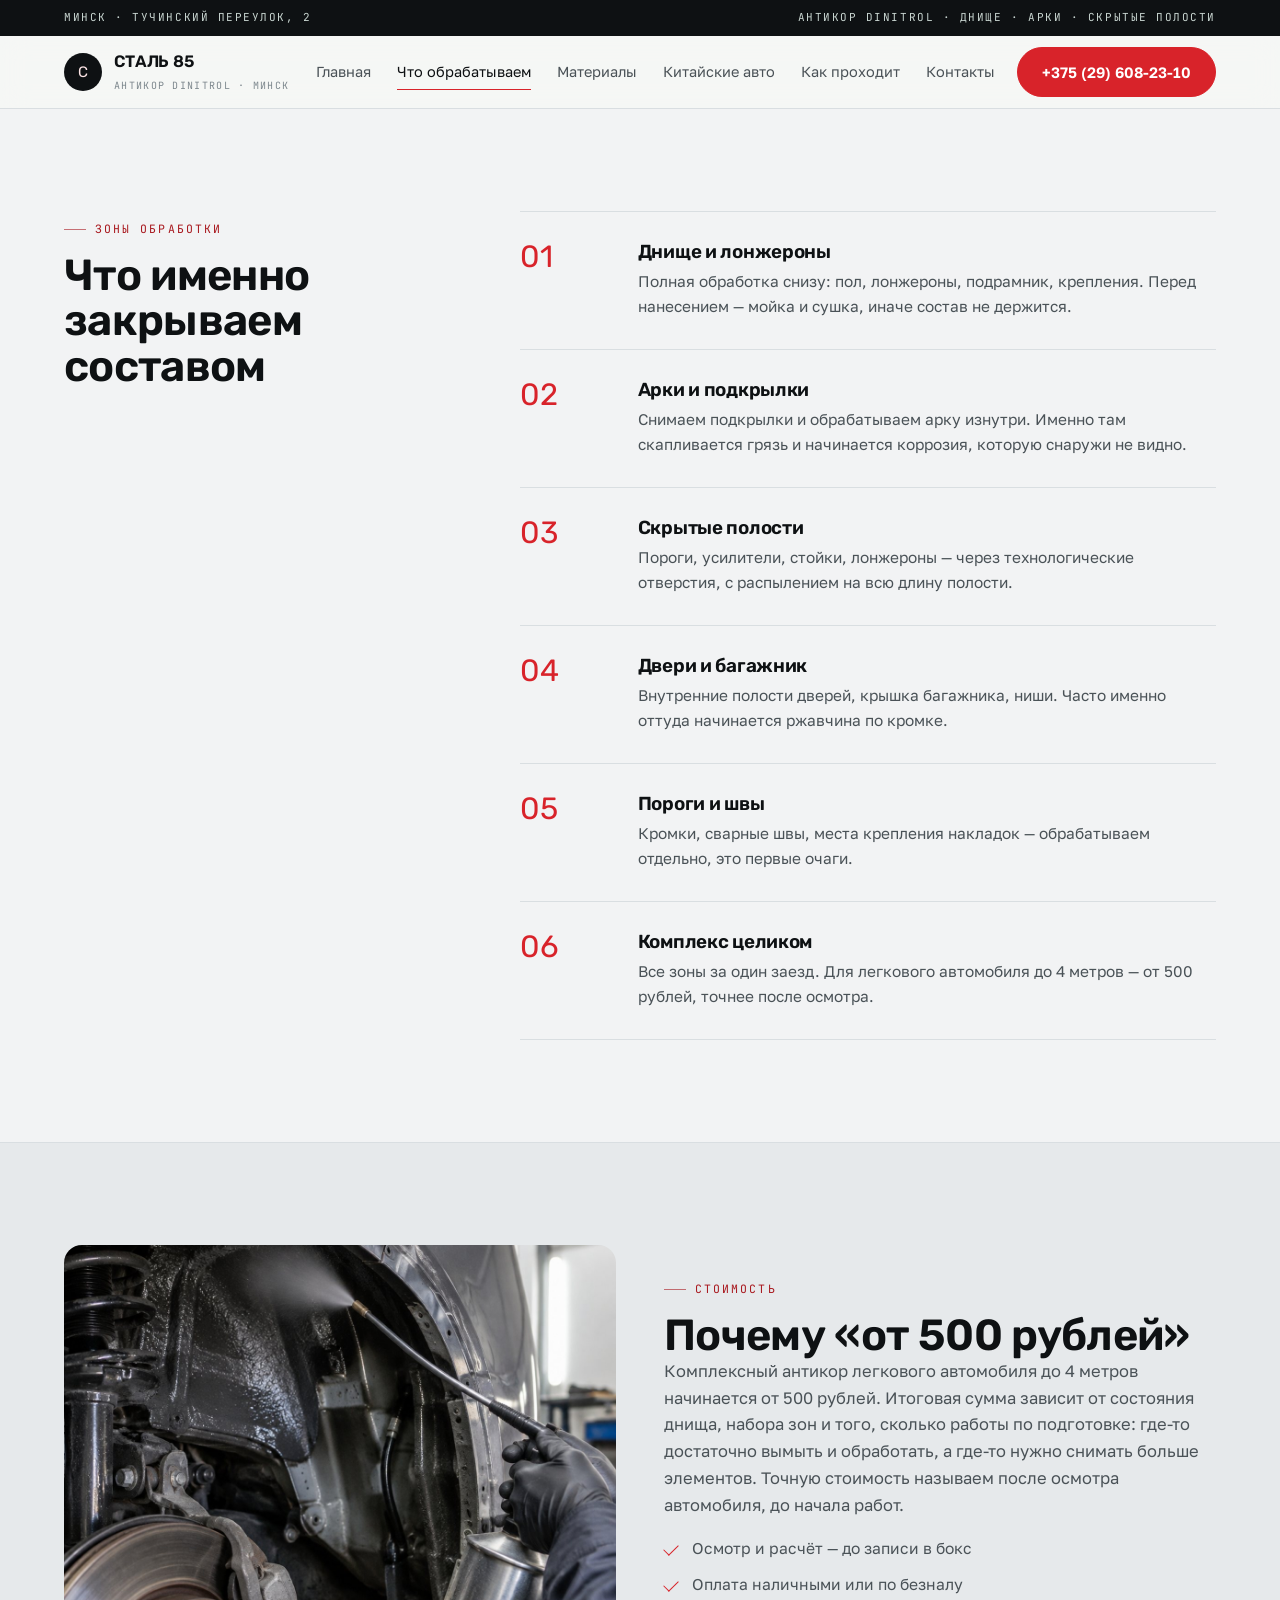
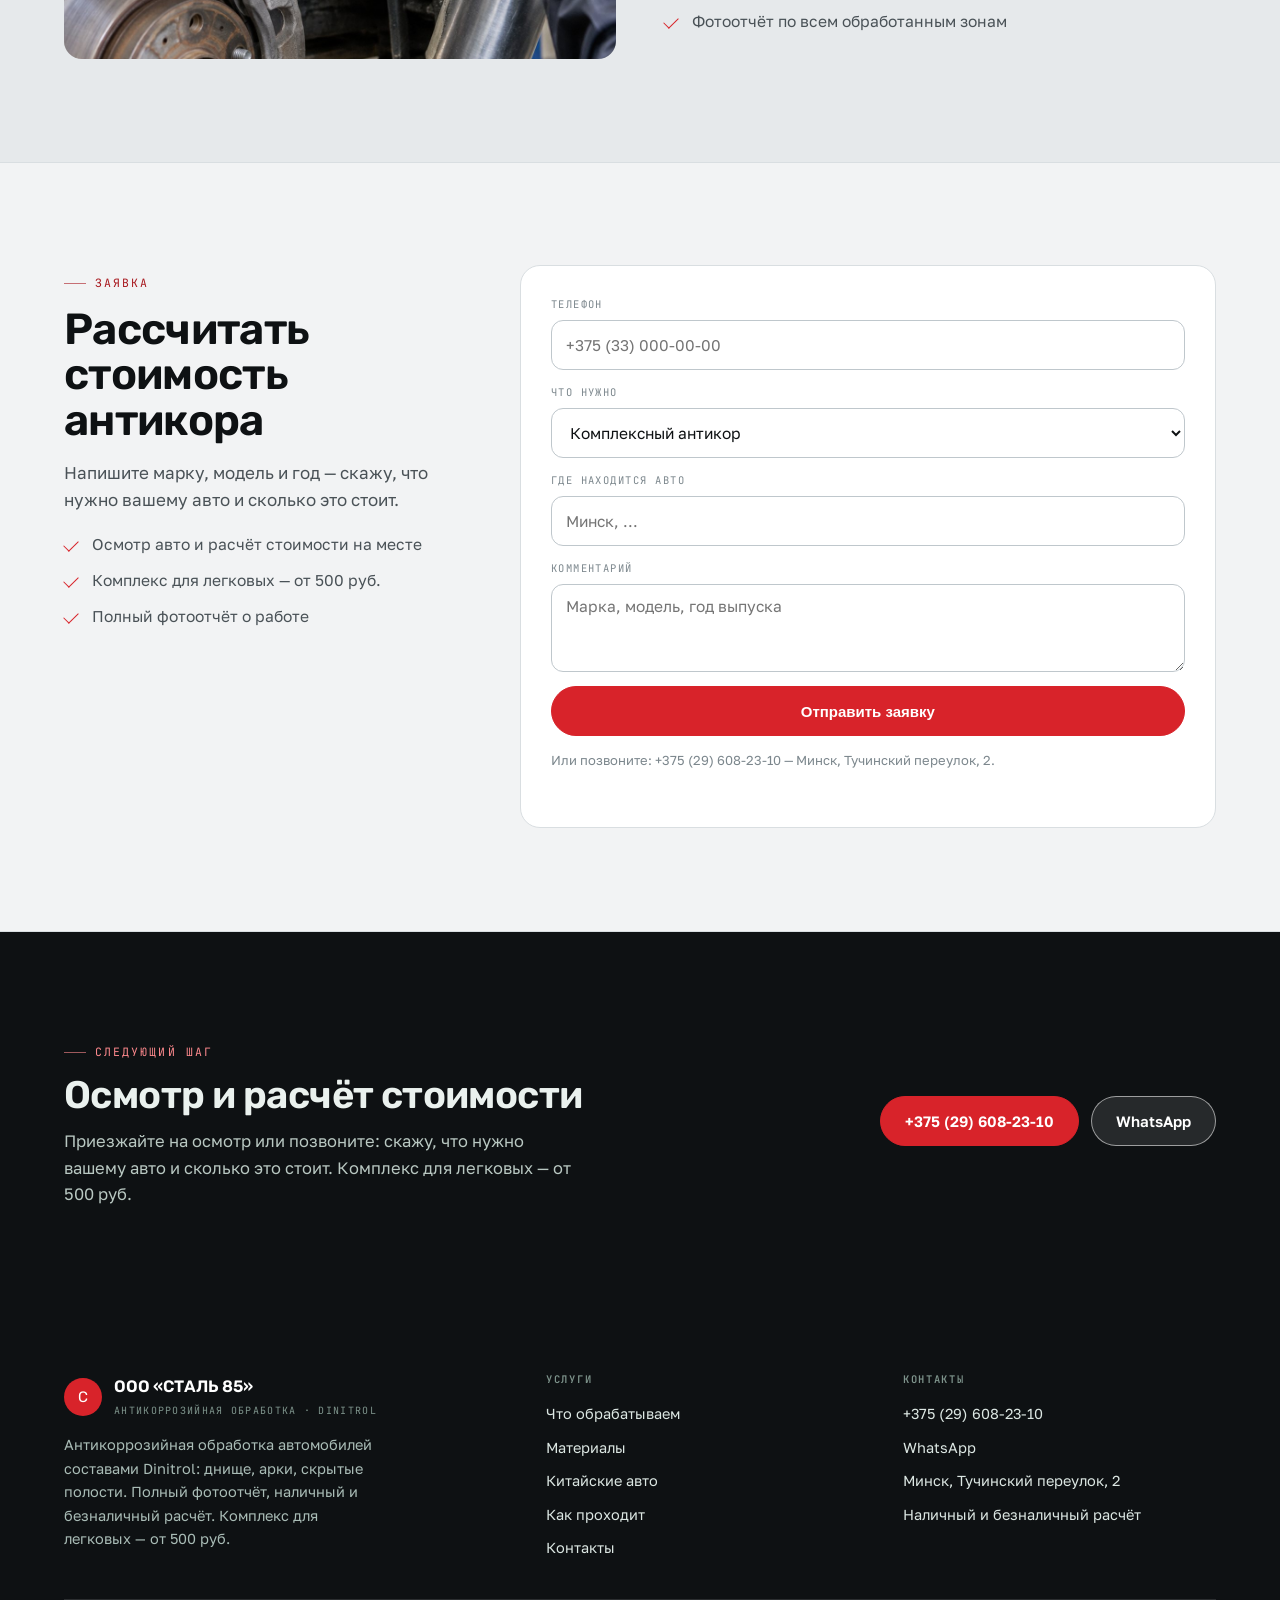
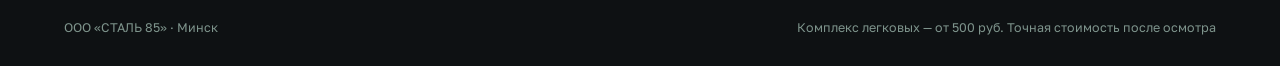
<file: uslugi.html>
<!doctype html>
<html lang="ru">
<head>
<meta charset="utf-8">
<meta name="viewport" content="width=device-width,initial-scale=1">
<title>Что обрабатываем — днище, арки, скрытые полости | СТАЛЬ 85</title>
<meta name="description" content="Зоны антикоррозийной обработки: днище, лонжероны, арки, подкрылки, скрытые полости, двери, пороги. Комплекс от 500 руб., Минск.">
<link rel="icon" href="assets/img/favicon.svg" type="image/svg+xml">
<link rel="preconnect" href="https://fonts.googleapis.com">
<link rel="preconnect" href="https://fonts.gstatic.com" crossorigin>
<link href="https://fonts.googleapis.com/css2?family=Rubik:wght@400;500;600;700&family=Golos+Text:wght@400;500;600;700&family=JetBrains+Mono:wght@400;500&display=swap" rel="stylesheet">
<link rel="stylesheet" href="assets/css/site.css">
</head>
<body>
<div class="topline"><div class="wrap"><span>Минск · Тучинский переулок, 2</span><span>Антикор Dinitrol · днище · арки · скрытые полости</span></div></div>
<header class="hdr"><div class="wrap hdr__in">
  <a class="logo" href="index.html"><i>С</i><span><b>СТАЛЬ 85</b><span>антикор Dinitrol · Минск</span></span></a>
  <nav class="nav"><a href="index.html">Главная</a><a href="uslugi.html" aria-current="page">Что обрабатываем</a><a href="dinitrol.html">Материалы</a><a href="kitay.html">Китайские авто</a><a href="process.html">Как проходит</a><a href="kontakty.html">Контакты</a></nav>
  <a class="btn" href="tel:+375296082310">+375 (29) 608-23-10</a>
  <button class="burger" id="burger" aria-label="Меню"><span></span></button>
</div></header>
<div class="drawer" id="drawer"><button class="drawer__x" aria-label="Закрыть">×</button><a href="index.html">Главная</a><a href="uslugi.html">Что обрабатываем</a><a href="dinitrol.html">Материалы</a><a href="kitay.html">Китайские авто</a><a href="process.html">Как проходит</a><a href="kontakty.html">Контакты</a><a href="tel:+375296082310">+375 (29) 608-23-10</a></div>

<section class="sec"><div class="wrap"><div class="row2">
<div class="side"><div class="shead"><span class="kicker">зоны обработки</span><h1>Что именно закрываем составом</h1></div></div>
<div>
<div class="steps" style="margin-top:0">
<div class="step"><span class="step__n">01</span><div><h3>Днище и лонжероны</h3><p>Полная обработка снизу: пол, лонжероны, подрамник, крепления. Перед нанесением — мойка и сушка, иначе состав не держится.</p></div></div>
<div class="step"><span class="step__n">02</span><div><h3>Арки и подкрылки</h3><p>Снимаем подкрылки и обрабатываем арку изнутри. Именно там скапливается грязь и начинается коррозия, которую снаружи не видно.</p></div></div>
<div class="step"><span class="step__n">03</span><div><h3>Скрытые полости</h3><p>Пороги, усилители, стойки, лонжероны — через технологические отверстия, с распылением на всю длину полости.</p></div></div>
<div class="step"><span class="step__n">04</span><div><h3>Двери и багажник</h3><p>Внутренние полости дверей, крышка багажника, ниши. Часто именно оттуда начинается ржавчина по кромке.</p></div></div>
<div class="step"><span class="step__n">05</span><div><h3>Пороги и швы</h3><p>Кромки, сварные швы, места крепления накладок — обрабатываем отдельно, это первые очаги.</p></div></div>
<div class="step"><span class="step__n">06</span><div><h3>Комплекс целиком</h3><p>Все зоны за один заезд. Для легкового автомобиля до 4 метров — от 500 рублей, точнее после осмотра.</p></div></div>
</div>
</div>
</div></div></section>

<section class="sec sec--alt"><div class="wrap"><div class="two">
<div><img src="assets/img/arch.jpg" alt="Обработка арки автомобиля" loading="lazy"></div>
<div><div class="shead"><span class="kicker">стоимость</span><h2>Почему «от 500 рублей»</h2></div>
<p style="color:var(--body)">Комплексный антикор легкового автомобиля до 4 метров начинается от 500 рублей. Итоговая сумма зависит от состояния днища, набора зон и того, сколько работы по подготовке: где-то достаточно вымыть и обработать, а где-то нужно снимать больше элементов. Точную стоимость называем после осмотра автомобиля, до начала работ.</p>
<ul class="list"><li>Осмотр и расчёт — до записи в бокс</li><li>Оплата наличными или по безналу</li><li>Фотоотчёт по всем обработанным зонам</li></ul></div>
</div></div></section>

<section class="sec" id="zayavka"><div class="wrap"><div class="row2">
<div class="side"><div class="shead"><span class="kicker">Заявка</span><h2>Рассчитать стоимость антикора</h2><p>Напишите марку, модель и год — скажу, что нужно вашему авто и сколько это стоит.</p></div><ul class="list"><li>Осмотр авто и расчёт стоимости на месте</li><li>Комплекс для легковых — от 500 руб.</li><li>Полный фотоотчёт о работе</li></ul></div>
<form class="form" data-form novalidate>
<div class="fld"><label for="f-phone">Телефон</label><input id="f-phone" type="tel" placeholder="+375 (33) 000-00-00" autocomplete="tel" required></div>
<div class="fld"><label for="f-what">Что нужно</label><select id="f-what"><option>Комплексный антикор</option><option>Днище</option><option>Арки</option><option>Скрытые полости</option><option>Двери и пороги</option><option>Нужна консультация</option></select></div>
<div class="fld"><label for="f-where">Где находится авто</label><input id="f-where" type="text" placeholder="Минск, ..."></div>
<div class="fld"><label for="f-msg">Комментарий</label><textarea id="f-msg" placeholder="Марка, модель, год выпуска"></textarea></div>
<button class="btn" type="submit">Отправить заявку</button>
<p class="form__note">Или позвоните: <a href="tel:+375296082310">+375 (29) 608-23-10</a> — Минск, Тучинский переулок, 2.</p>
<div class="formout" role="status"></div>
</form>
</div></div></section>

<section class="sec sec--ink"><div class="wrap"><div class="cta">
<div><div class="shead"><span class="kicker">следующий шаг</span><h2>Осмотр и расчёт стоимости</h2></div><p>Приезжайте на осмотр или позвоните: скажу, что нужно вашему авто и сколько это стоит. Комплекс для легковых — от 500 руб.</p></div>
<div class="cta__act"><a class="btn" href="tel:+375296082310">+375 (29) 608-23-10</a><a class="btn btn--w" href="https://wa.me/375296082310" target="_blank" rel="noopener">WhatsApp</a></div>
</div></div></section>

<footer class="foot"><div class="wrap"><div class="foot__in">
<div><div class="logo" style="margin:0 0 14px"><i style="background:#D8232A;color:#fff">С</i><span><b style="color:#fff">ООО «СТАЛЬ 85»</b><span style="color:#7E948C">антикоррозийная обработка · Dinitrol</span></span></div>
<p style="color:#A9BCB6;max-width:36ch">Антикоррозийная обработка автомобилей составами Dinitrol: днище, арки, скрытые полости. Полный фотоотчёт, наличный и безналичный расчёт. Комплекс для легковых — от 500 руб.</p></div>
<div><h4>Услуги</h4><a href="uslugi.html">Что обрабатываем</a><a href="dinitrol.html">Материалы</a><a href="kitay.html">Китайские авто</a><a href="process.html">Как проходит</a><a href="kontakty.html">Контакты</a></div>
<div><h4>Контакты</h4><a href="tel:+375296082310">+375 (29) 608-23-10</a><a href="https://wa.me/375296082310" target="_blank" rel="noopener">WhatsApp</a><a href="kontakty.html">Минск, Тучинский переулок, 2</a><a href="kontakty.html">Наличный и безналичный расчёт</a></div>
</div><div class="foot__low"><span>ООО «СТАЛЬ 85» · Минск</span><span>Комплекс легковых — от 500 руб. Точная стоимость после осмотра</span></div></div></footer>
<div class="fbar"><a href="tel:+375296082310">Позвонить</a><a href="https://wa.me/375296082310" target="_blank" rel="noopener">WhatsApp</a></div>
<script src="assets/js/main.js" defer></script>
</body>
</html>
</file>
<file: assets/css/site.css>
*,*::before,*::after{box-sizing:border-box}
:root{
--ink:#0E1113;--ink2:#191E21;--paper:#F2F3F4;--paper2:#E6E9EB;--panel:#fff;
--body:#4A5257;--mut:#7C878D;--line:#D9DEE1;--line2:#BFC7CC;
--acc:#D8232A;--acc2:#A8181E;--soft:#FBE3E4;
--f-d:"Rubik",system-ui,sans-serif;
--f-t:"Golos Text",system-ui,-apple-system,"Segoe UI",sans-serif;
--f-m:"JetBrains Mono",ui-monospace,monospace;
--wrap:1240px;--pad:clamp(18px,4vw,44px);
}
html{-webkit-text-size-adjust:100%;scroll-behavior:smooth}
body{margin:0;background:var(--paper);color:var(--ink);font:400 16.5px/1.62 var(--f-t);-webkit-font-smoothing:antialiased;overflow-x:hidden}
img{display:block;max-width:100%;height:auto}
a{color:inherit;text-decoration:none}
h1,h2,h3,h4{margin:0;font-family:var(--f-d);font-weight:600;letter-spacing:-.015em;line-height:1.06}
p{margin:0}
.wrap{width:100%;max-width:var(--wrap);margin:0 auto;padding:0 var(--pad)}
.mono{font-family:var(--f-m);font-size:11.5px;letter-spacing:.16em;text-transform:uppercase;color:var(--mut)}
.kicker{display:inline-flex;align-items:center;gap:9px;font-family:var(--f-m);font-size:11.5px;letter-spacing:.18em;text-transform:uppercase;color:var(--acc2)}
.kicker::before{content:"";width:22px;height:1px;background:currentColor;opacity:.6}

/* header */
.topline{background:var(--ink);color:#C9D6D1;font-family:var(--f-m);font-size:11px;letter-spacing:.14em;text-transform:uppercase}
.topline .wrap{display:flex;justify-content:space-between;gap:16px;padding-top:9px;padding-bottom:9px;flex-wrap:wrap}
.hdr{position:sticky;top:0;z-index:50;background:rgba(246,247,245,.86);backdrop-filter:blur(14px);border-bottom:1px solid var(--line)}
.hdr__in{display:flex;align-items:center;gap:22px;min-height:72px}
.logo{display:flex;align-items:center;gap:12px;margin-right:auto}
.logo i{width:38px;height:38px;border-radius:50%;display:grid;place-items:center;background:var(--ink);color:var(--soft);font-family:var(--f-d);font-style:normal;font-size:15px}
.logo b{display:block;font-family:var(--f-d);font-size:16.5px;font-weight:600;letter-spacing:-.01em}
.logo span span{display:block;font-family:var(--f-m);font-size:10px;letter-spacing:.13em;text-transform:uppercase;color:var(--mut);margin-top:2px}
.nav{display:flex;gap:26px}
.nav a{font-size:14.5px;color:var(--body);padding:6px 0;border-bottom:1px solid transparent}
.nav a:hover,.nav a[aria-current]{color:var(--ink);border-color:var(--acc)}
.btn{display:inline-flex;align-items:center;justify-content:center;gap:9px;min-height:50px;padding:0 24px;border-radius:999px;background:var(--acc);color:#fff;border:1px solid var(--acc);font-weight:600;font-size:15px;transition:.18s}
.btn:hover{background:var(--acc2);border-color:var(--acc2)}
.btn--line{background:transparent;color:var(--ink);border-color:var(--line2)}
.btn--line:hover{background:#fff;border-color:var(--ink);color:var(--ink)}
.btn--w{background:rgba(255,255,255,.1);border-color:rgba(255,255,255,.55);color:#fff}
.btn--w:hover{background:rgba(255,255,255,.22)}
.burger{display:none;width:44px;height:44px;border:1px solid var(--line2);border-radius:50%;background:#fff;position:relative}
.burger span,.burger span::before,.burger span::after{position:absolute;left:12px;right:12px;height:1.6px;background:var(--ink);content:""}
.burger span{top:21px}.burger span::before{top:-6px}.burger span::after{top:6px}
.drawer{position:fixed;inset:0;z-index:60;background:var(--paper);padding:22px var(--pad) 90px;transform:translateX(102%);transition:transform .32s cubic-bezier(.2,.7,.2,1);overflow:auto}
.drawer[data-open="1"]{transform:none}
.drawer a{display:block;padding:16px 0;border-bottom:1px solid var(--line);font-family:var(--f-d);font-size:20px}
.drawer__x{position:absolute;top:16px;right:var(--pad);width:44px;height:44px;border-radius:50%;border:1px solid var(--line2);background:#fff;font-size:20px;line-height:1}

/* hero: фото на всю ширину, крупная антиква, текст снизу */
.hero{position:relative;isolation:isolate;min-height:min(90svh,780px);display:flex;align-items:flex-end;color:#fff;overflow:hidden;background:#131110}
.hero__media{position:absolute;inset:0;z-index:-2}
.hero__media img{width:100%;height:100%;object-fit:cover;object-position:50% 42%;transform:scale(1.02)}
.hero::after{content:"";position:absolute;inset:0;z-index:-1;background:linear-gradient(180deg,rgba(16,12,10,.72) 0%,rgba(16,12,10,.35) 38%,rgba(16,12,10,.82) 100%),linear-gradient(90deg,rgba(16,12,10,.6),transparent 62%)}
.hero__in{width:100%;padding:clamp(90px,14vh,150px) 0 clamp(30px,5vh,52px)}
.hero .kicker{color:#FF8A8E}
.hero h1{font-size:clamp(2.5rem,5.4vw,4.5rem);line-height:1.02;letter-spacing:-.028em;max-width:19ch;margin:18px 0 0;font-weight:600}
.hero h1 em{font-style:italic;color:#FF8A8E}
.hero__lead{margin-top:20px;max-width:50ch;color:#DCE7E3;font-size:clamp(15px,1.2vw,17.5px)}
.hero__btns{display:flex;gap:12px;flex-wrap:wrap;margin-top:30px}
.hero__stats{display:grid;grid-template-columns:repeat(3,1fr);gap:0;margin-top:clamp(30px,5vh,46px);border-top:1px solid rgba(255,255,255,.24)}
.hero__stats div{padding:18px 20px 0 0;border-right:1px solid rgba(255,255,255,.14)}
.hero__stats div:last-child{border-right:0;padding-right:0}
.hero__stats b{display:block;font-family:var(--f-d);font-size:clamp(1.5rem,2.4vw,2.1rem);font-weight:600;line-height:1}
.hero__stats span{display:block;margin-top:7px;font-family:var(--f-m);font-size:10.5px;letter-spacing:.13em;text-transform:uppercase;color:#A9BCB6}

/* полоса фото */
.band{display:grid;grid-template-columns:repeat(3,1fr);gap:2px;background:var(--line);border-bottom:1px solid var(--line)}
.band figure{margin:0;position:relative;overflow:hidden;aspect-ratio:4/3;background:var(--paper2)}
.band img{width:100%;height:100%;object-fit:cover;transition:transform .7s cubic-bezier(.2,.7,.2,1)}
.band figure:hover img{transform:scale(1.05)}
.band figcaption{position:absolute;left:0;right:0;bottom:0;padding:16px 18px;background:linear-gradient(transparent,rgba(16,12,10,.85));color:#fff;font-family:var(--f-m);font-size:10.5px;letter-spacing:.14em;text-transform:uppercase}

/* секции */
.sec{padding:clamp(56px,8vw,104px) 0;border-bottom:1px solid var(--line)}
.sec--alt{background:var(--paper2)}
.sec--ink{background:var(--ink);color:#EAF1EE;border:0}
.sec--ink .kicker{color:#FF8A8E}
.sec--ink p{color:#B9C8C2}
.shead{max-width:60ch}
.shead h2{font-size:clamp(1.9rem,3.4vw,3rem);line-height:1.04;margin-top:14px}
.shead p{margin-top:16px;color:var(--body);font-size:17px;max-width:56ch}
.row2{display:grid;grid-template-columns:.72fr 1.28fr;gap:clamp(24px,5vw,64px);align-items:start}
.row2>.side{position:sticky;top:96px}

/* карточки, списки, шаги */
.cards{display:grid;grid-template-columns:repeat(3,1fr);gap:clamp(14px,2vw,22px);margin-top:clamp(26px,4vw,40px)}
.card{background:var(--panel);border:1px solid var(--line);border-radius:18px;overflow:hidden;display:flex;flex-direction:column;transition:.2s}
.card:hover{border-color:var(--line2);transform:translateY(-3px)}
.card img{aspect-ratio:4/3;object-fit:cover;width:100%}
.card__b{padding:22px 22px 24px}
.card__b .mono{color:var(--acc2)}
.card__b h3{font-size:1.24rem;margin:8px 0 8px}
.card__b p{color:var(--body);font-size:15px}
.list{list-style:none;margin:18px 0 0;padding:0;display:grid;gap:11px}
.list li{position:relative;padding-left:28px;color:var(--body);font-size:15.6px}
.list li::before{content:"";position:absolute;left:0;top:8px;width:14px;height:8px;border-left:1.6px solid var(--acc);border-bottom:1.6px solid var(--acc);transform:rotate(-45deg)}
.steps{margin-top:clamp(26px,4vw,40px);border-top:1px solid var(--line)}
.step{display:grid;grid-template-columns:84px minmax(0,1fr);gap:clamp(14px,3vw,34px);padding:clamp(20px,3vw,30px) 0;border-bottom:1px solid var(--line);align-items:start}
.step__n{font-family:var(--f-d);font-size:clamp(1.5rem,2.4vw,2rem);color:var(--acc);line-height:1}
.step h3{font-size:1.18rem;margin-bottom:7px}
.step p{color:var(--body);font-size:15.4px;max-width:70ch}
.two{display:grid;grid-template-columns:1fr 1fr;gap:clamp(18px,4vw,48px);align-items:center}
.two img{border-radius:18px;aspect-ratio:4/3;object-fit:cover;width:100%}
.checks{display:grid;grid-template-columns:repeat(2,1fr);gap:14px 26px;margin-top:22px}
.checks div{border-top:1px solid var(--line2);padding-top:12px}
.checks b{display:block;font-family:var(--f-d);font-size:1.05rem;margin-bottom:4px}
.checks span{font-size:14.4px;color:var(--body)}

/* FAQ */
.faq{margin-top:26px;border-top:1px solid var(--line)}
.faq__i{border-bottom:1px solid var(--line)}
.faq__q{width:100%;display:flex;justify-content:space-between;align-items:center;gap:20px;padding:20px 0;background:none;border:0;text-align:left;font:600 17px/1.35 var(--f-t);color:var(--ink);cursor:pointer}
.faq__x{position:relative;width:20px;height:20px;flex:0 0 auto}
.faq__x::before,.faq__x::after{content:"";position:absolute;left:0;right:0;top:9px;height:1.6px;background:var(--acc);transition:.2s}
.faq__x::after{transform:rotate(90deg)}
.faq__i[data-open="1"] .faq__x::after{transform:rotate(0)}
.faq__a{display:none;padding:0 0 22px;max-width:72ch}
.faq__i[data-open="1"] .faq__a{display:block}
.faq__a p{color:var(--body);font-size:15.4px}

/* форма, CTA, подвал, мобильная панель */
.form{display:grid;gap:14px;background:var(--panel);border:1px solid var(--line);border-radius:20px;padding:clamp(20px,3vw,30px)}
.fld{display:grid;gap:7px}
.fld label{font-family:var(--f-m);font-size:10.5px;letter-spacing:.14em;text-transform:uppercase;color:var(--mut)}
.fld input,.fld select,.fld textarea{width:100%;min-height:50px;padding:12px 14px;border:1px solid var(--line2);border-radius:12px;background:#fff;font:400 15.5px var(--f-t);color:var(--ink)}
.fld textarea{min-height:88px;resize:vertical}
.fld input:focus,.fld select:focus,.fld textarea:focus{outline:2px solid rgba(216,35,42,.35);border-color:var(--acc)}
.form__note{font-size:13px;color:var(--mut)}
.formout{margin-top:12px;font-size:14.5px;color:var(--acc2)}
.cta{display:grid;grid-template-columns:1.35fr auto;gap:clamp(20px,4vw,44px);align-items:center}
.cta h2{font-size:clamp(1.7rem,3vw,2.6rem)}
.cta p{margin-top:12px;max-width:52ch}
.cta__act{display:flex;gap:12px;flex-wrap:wrap}
.foot{background:var(--ink);color:#C9D6D1;padding:clamp(40px,6vw,64px) 0 28px;font-size:14.5px}
.foot__in{display:grid;grid-template-columns:1.4fr 1fr 1fr;gap:clamp(20px,4vw,44px)}
.foot h4{font-family:var(--f-m);font-size:10.5px;letter-spacing:.16em;text-transform:uppercase;color:#7E948C;margin-bottom:12px}
.foot a{display:block;padding:5px 0;color:#DCE7E3}
.foot a:hover{color:var(--soft)}
.foot__low{margin-top:34px;padding-top:18px;border-top:1px solid rgba(255,255,255,.12);display:flex;justify-content:space-between;gap:14px;flex-wrap:wrap;font-size:12.5px;color:#7E948C}
.fbar{display:none;position:fixed;left:0;right:0;bottom:0;z-index:55;background:rgba(12,18,17,.96);backdrop-filter:blur(10px);padding:10px 12px calc(10px + env(safe-area-inset-bottom));gap:10px}
.fbar a{flex:1;display:flex;align-items:center;justify-content:center;min-height:48px;border-radius:12px;font-weight:600;font-size:15px}
.fbar a:first-child{background:var(--acc);color:#fff}
.fbar a:last-child{background:rgba(255,255,255,.12);color:#fff;border:1px solid rgba(255,255,255,.3)}

@media(max-width:1040px){
.nav{display:none}.burger{display:block}
.hero__stats{grid-template-columns:1fr 1fr}
.hero__stats div:nth-child(2){border-right:0}
.cards{grid-template-columns:1fr 1fr}
.row2{grid-template-columns:1fr}.row2>.side{position:static}
.cta{grid-template-columns:1fr}
.foot__in{grid-template-columns:1fr 1fr}
}
@media(max-width:720px){
.hero{min-height:auto}.hero__in{padding-top:74px}
.band{grid-template-columns:1fr}
.cards{grid-template-columns:1fr}
.two{grid-template-columns:1fr}
.checks{grid-template-columns:1fr}
.step{grid-template-columns:56px minmax(0,1fr)}
.hero__stats{grid-template-columns:1fr}
.hero__stats div{border-right:0;border-bottom:1px solid rgba(255,255,255,.12);padding:14px 0}
.hero__stats div:last-child{border-bottom:0}
.fbar{display:flex}
body{padding-bottom:74px}
.foot__in{grid-template-columns:1fr}
}
@media(prefers-reduced-motion:reduce){*{transition:none!important;animation:none!important}}

.shead h1{font-size:clamp(1.9rem,3.4vw,3rem);line-height:1.04;margin-top:14px}
</file>
